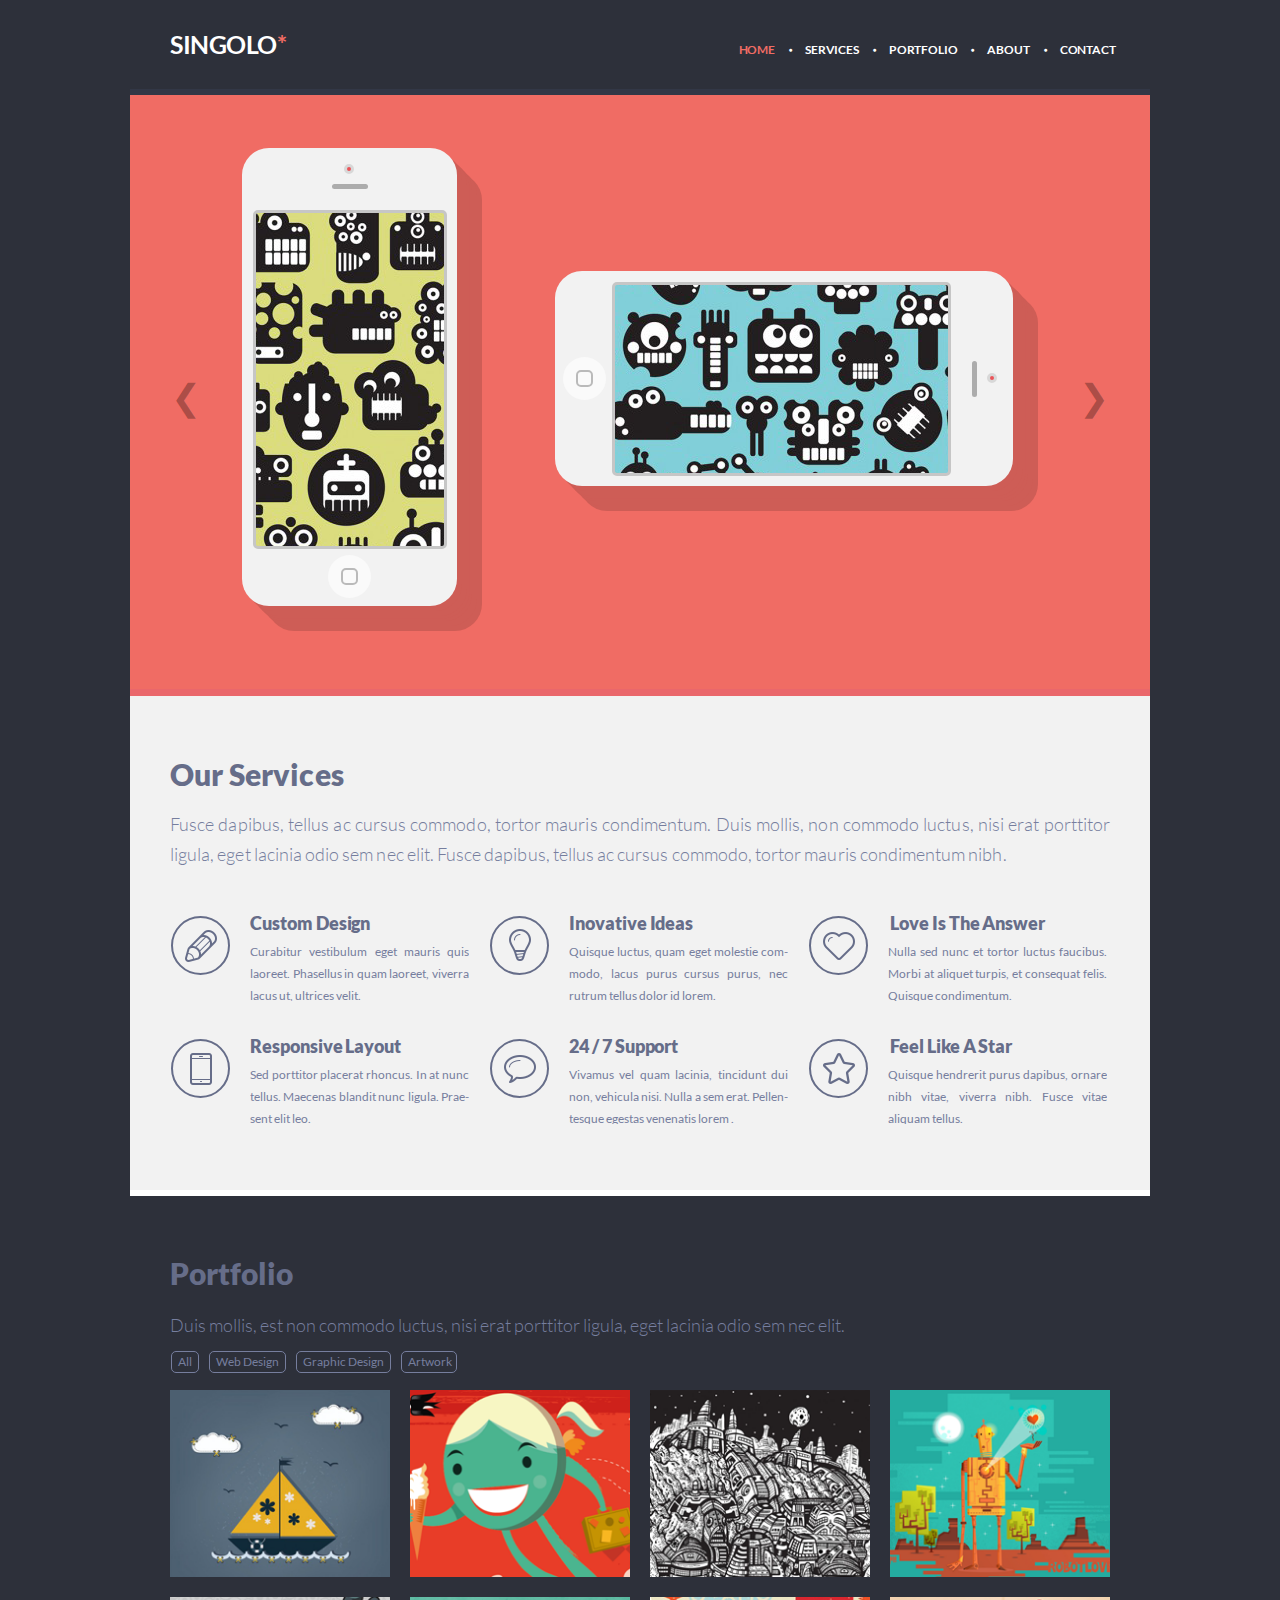
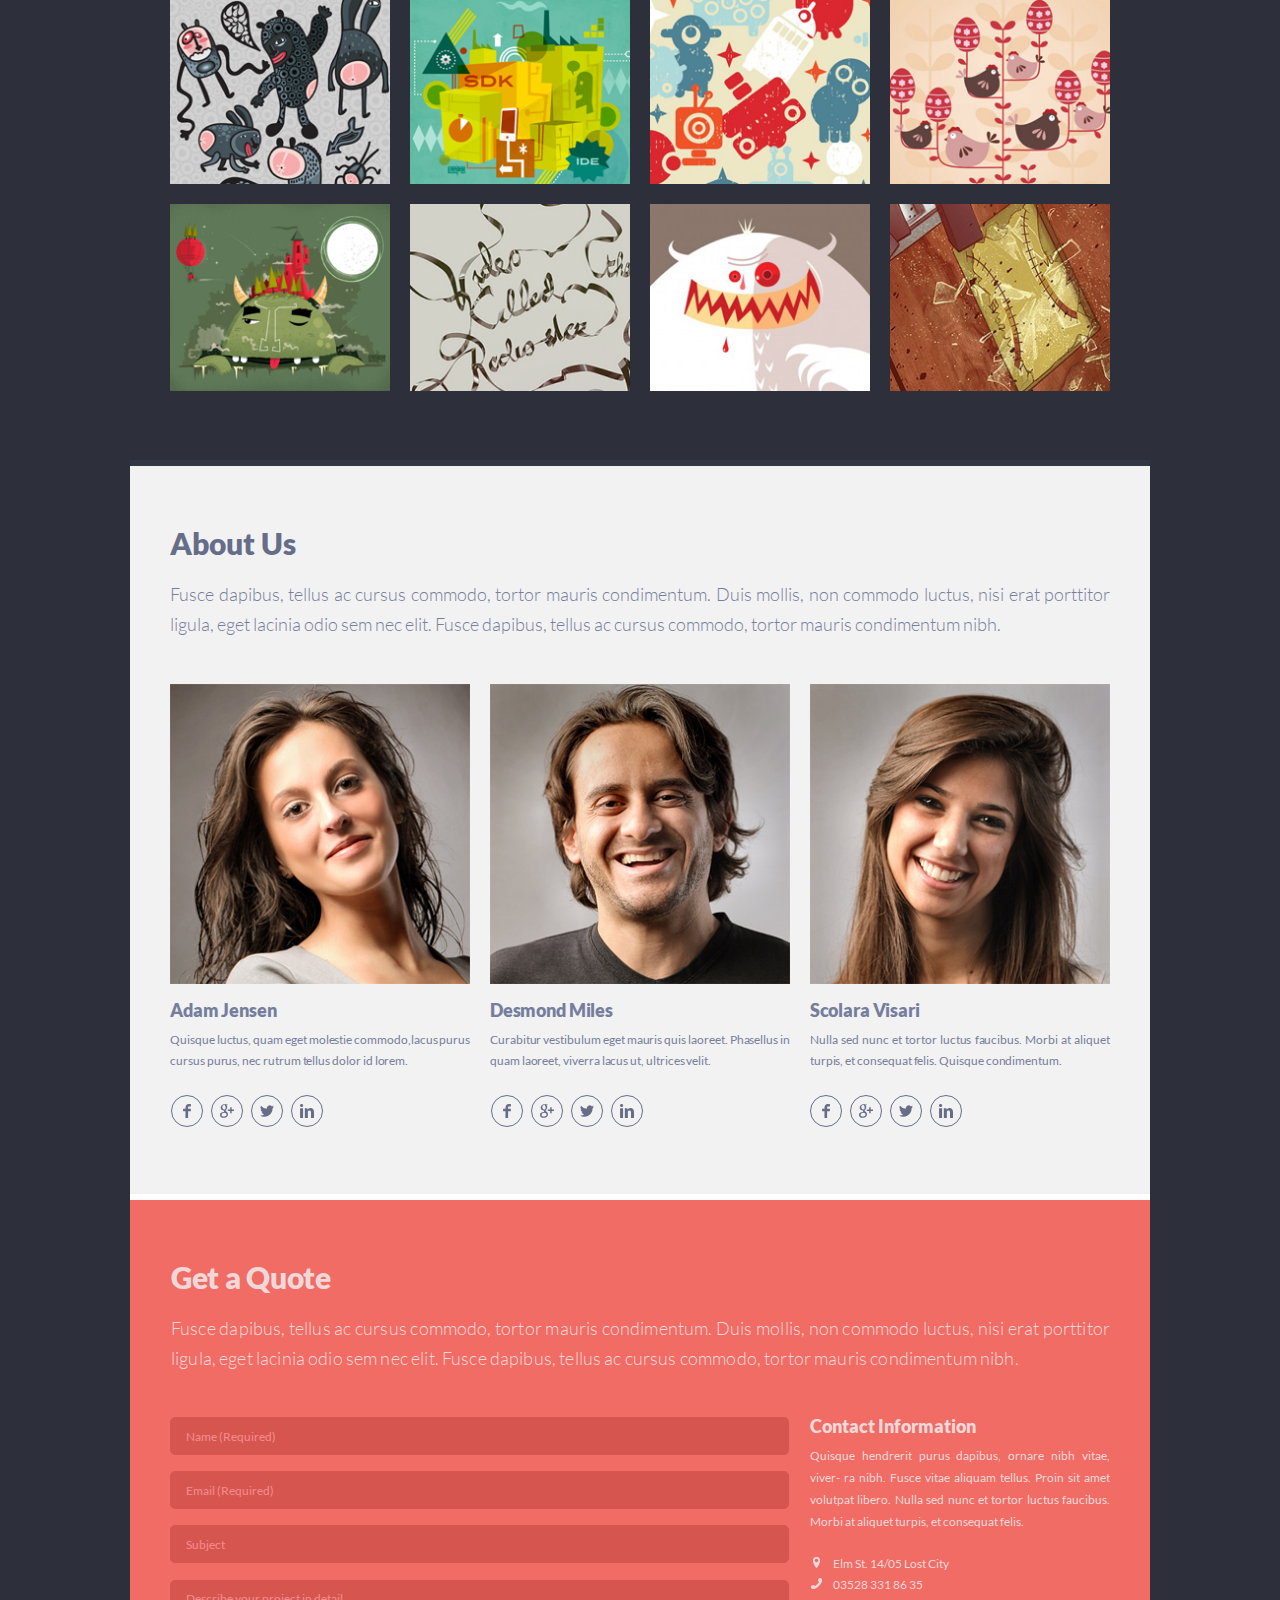
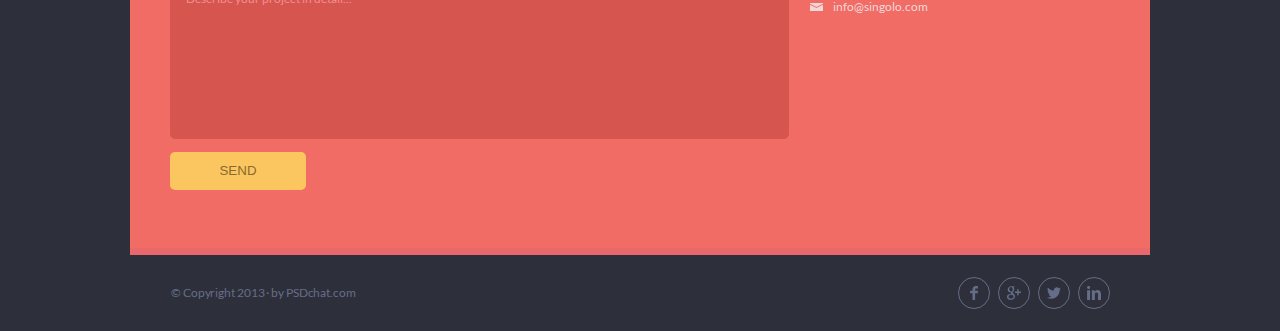
<file: index.html>
<!DOCTYPE html>
<html lang="en">
   <head>
    <meta charset="UTF-8">
    <meta name="viewport" content="width=device-width, initial-scale=1.0">
    <title>SINGOLO</title>
    <link rel="stylesheet" href="style.css">
    <link rel="stylesheet" href="fonts.css">
    
 </head>
 <body>
  
   <div id="wrapper">
   <header >  
      <h1 class="logo" id="logo">SINGOLO<span>*</span></h1>
      <nav>
        <div class="hamburger-menu">
          <input id="menu__toggle" type="checkbox" />
          <label class="menu__btn" for="menu__toggle">
            <span></span>
          </label>   
          <ul class="menu" id="menu">
              <li><a class="scroll-to active"  href="#home">HOME</a></li>
              <li><a class="scroll-to" href="#services">SERVICES</a></li>
              <li><a class="scroll-to" href="#portfolio">PORTFOLIO</a></li>
              <li><a class="scroll-to" href="#about">ABOUT</a></li>
              <li><a class="scroll-to" href="#contact">CONTACT</a></li>
          </ul>
        </div>
      </nav>
    
   </header>
   <div id="menu-block" class="hidden"></div>
   <section id="home" >
            <div class="carousel">
               <div class="slider"  >
                <div class="item active-slide">
                  <div class="container-phone">
                  <div class="iphone-ver" >
                    <div class="camera"></div>
                    <div class="speaker"></div>
                    <div class="screen" id="screen"></div>
                    <div class="button" id="phone"><div></div></div>
                  </div>
                  <div class="iphone-hor" >
                    <div class="camera"></div>
                    <div class="speaker"></div>
                    <div class="screen" id="screen1"></div>
                    <div class="button" id="phone1"><div></div></div>
                  </div>
                </div> 
                </div>
                <div class="item">
                    <img src="assets/image/slide2.jpg" alt="Второй слайд">
                </div>
                <div class="control left">
                  <div class="arrow left">&#10094;</div>
                </div>
                <div class="control right">
                  <div class="arrow right">&#10095;</div>
                </div>
          </div>   
       
    </section>
    <section id="services">  
      <h2>Our Services</h2>
      <p>Fusce dapibus, tellus ac cursus commodo, tortor mauris condimentum. Duis mollis, non commodo luctus, nisi erat porttitor  ligula, eget lacinia odio sem nec elit. Fusce dapibus, tellus ac cursus commodo, tortor mauris condimentum nibh.</p>
        <div class="services-container">
          <div class="block pen">
              <div class="ellipse block1 "></div>
                <div class="block2">
                  <h3>Custom Design</h3>
                  <p>Curabitur vestibulum eget mauris quis laoreet. Phasellus in quam laoreet, viverra lacus ut, ultrices velit.</p>
                </div>     
          </div>
          <div class="block bulb">
              <div class="ellipse block1"></div>
                <div class="block2">
                    <h3>Inovative Ideas</h3>
                    <p>Quisque luctus, quam eget molestie com-
                      modo, lacus purus cursus purus, nec rutrum tellus dolor id lorem.</p>
                </div>
          </div>
          <div class="block heart">
              <div class="ellipse block1"></div>
                <div class="block2">
                     <h3>Love Is The Answer</h3>
                    <p>Nulla sed nunc et tortor luctus faucibus. Morbi at aliquet turpis, et consequat felis. Quisque condimentum.</p>
                </div>
          </div>
          <div class="block phone">
              <div class="ellipse block1"></div>
                <div class="block2">
                    <h3>Responsive Layout</h3>
                    <p>Sed porttitor placerat rhoncus. In at nunc tellus. Maecenas blandit nunc ligula. Prae-
                      sent elit leo.</p>
                </div>
           </div>
            <div class="block bubble">
                <div class="ellipse block1"></div>
                    <div class="block2">
                        <h3>24 / 7 Support</h3>
                        <p>Vivamus vel quam lacinia, tincidunt dui non, vehicula nisi. Nulla a sem erat. Pellen-
                          tesque egestas venenatis lorem .</p>
                </div>
            </div>
            <div class="block star">
            <div class="ellipse block1"></div>
                <div class="block2">
                    <h3>Feel Like A Star</h3>
                    <p>Quisque hendrerit purus dapibus, ornare nibh vitae, viverra nibh. Fusce vitae aliquam tellus.</p>
                </div>
            </div>
          </div>
    </section>
    <section id="portfolio">
    <h2>Portfolio</h2>
    <p>Duis mollis, est non commodo luctus, nisi erat porttitor ligula, eget lacinia odio sem nec elit.</p>
    <div class="nav-button" id="nav">
        <button class="btn">All</button>
        <button class="btn">Web Design</button>
        <button class="btn">Graphic Design</button>
        <button class="btn">Artwork</button>
    </div>
    <div class="gallery" id="gallery">
        <figure class="gallery__item gallery__item--1" id="gallery__item">
            <img src="assets/image/1.png" class="gallery__img img1" alt="Image 1">
          </figure>
          <figure class="gallery__item gallery__item--2">
            <img src="assets/image/2.png" class="gallery__img img2" alt="Image 2">
          </figure>
          <figure class="gallery__item gallery__item--3">
            <img src="assets/image/3.png" class="gallery__img" alt="Image 3">
          </figure>
          <figure class="gallery__item gallery__item--4">
            <img src="assets/image/4.png" class="gallery__img" alt="Image 4">
          </figure>
          <figure class="gallery__item gallery__item--5">
            <img src="assets/image/5.png" class="gallery__img" alt="Image 5">
          </figure>
          <figure class="gallery__item gallery__item--6">
            <img src="assets/image/6.png" class="gallery__img" alt="Image 6">
          </figure>
          <figure class="gallery__item gallery__item--7">
            <img src="assets/image/7.png" class="gallery__img" alt="Image 7">
          </figure>
          <figure class="gallery__item gallery__item--8">
            <img src="assets/image/8.png" class="gallery__img" alt="Image 8">
          </figure>
          <figure class="gallery__item gallery__item--9">
            <img src="assets/image/9.png" class="gallery__img" alt="Image 9">
          </figure>
          <figure class="gallery__item gallery__item--10">
            <img src="assets/image/10.png" class="gallery__img" alt="Image 10">
          </figure>
          <figure class="gallery__item gallery__item--11">
            <img src="assets/image/11.png" class="gallery__img" alt="Image 11">
          </figure>
          <figure class="gallery__item gallery__item--12">
            <img src="assets/image/12.png" class="gallery__img" alt="Image 12">
          </figure>
         
    </div>
    
    </section>
    <section id="about">
    <h2>About Us</h2>
    <p>Fusce dapibus, tellus ac cursus commodo, tortor mauris condimentum. Duis mollis, non commodo luctus, nisi erat porttitor ligula, eget lacinia odio sem nec elit. Fusce dapibus, tellus ac cursus commodo, tortor mauris condimentum nibh.</p>
        <div class="staff">
            <div class="staff__item staff__1st">
              <figure  class="photo"><img src="assets/image/staff1.png" width="100%" height="100%" alt="photo1"> </figure>
                <h3>Adam Jensen</h3>
                <p>Quisque luctus, quam eget molestie commodo,lacus purus
                   cursus purus, nec rutrum tellus dolor id lorem.</p>
                   <div class="social">
                      <div class="icon facebook">
                        <object type="image/svg+xml" data="assets/image/facebook.svg" class="svg">
                      </object>
                    </div>
                      <div class="icon google">
                        <object type="image/svg+xml" data="assets/image/google.svg" class="svg">
                      </object>
                    </div>
                      <div class="icon twitter">
                        <object type="image/svg+xml" data="assets/image/twitter.svg" class="svg">
                      </object>
                    </div>
                      <div class="icon linkedin">
                        <object type="image/svg+xml" data="assets/image/linkedin.svg" class="svg">
                      </object>
                    </div> 
                   </div>
            </div>
            <div class="staff__item staff__2nd">
              <figure  class="photo"><img src="assets/image/photo2.png"  width="100%" height="100%" alt="photo2"> </figure>
                <h3>Desmond Miles</h3>
                <p>Curabitur vestibulum eget mauris quis laoreet. Phasellus 
                   in quam laoreet, viverra lacus ut, ultrices velit.</p>
                   <div class="social">
                    <div class="icon facebook">
                      <object type="image/svg+xml" data="assets/image/facebook.svg" class="svg">
                    </object>
                  </div>
                    <div class="icon google">
                      <object type="image/svg+xml" data="assets/image/google.svg" class="svg">
                    </object>
                  </div>
                    <div class="icon twitter">
                      <object type="image/svg+xml" data="assets/image/twitter.svg" class="svg">
                    </object>
                  </div>
                    <div class="icon linkedin">
                      <object type="image/svg+xml" data="assets/image/linkedin.svg" class="svg">
                    </object>
                  </div> 
                 </div>
            </div>
            <div class="staff__item staff__3rd">
              <figure  class="photo"><img src="assets/image/photo3.png"   width="100%" height="100%" alt="photo3"> </figure>
                <h3>Scolara Visari </h3>
                <p>Nulla sed nunc et tortor luctus faucibus. Morbi at aliquet
                   turpis, et consequat felis. Quisque condimentum.</p>
                   <div class="social">
                    <div class="icon facebook">
                      <object type="image/svg+xml" data="assets/image/facebook.svg" class="svg">
                    </object>
                  </div>
                    <div class="icon google">
                      <object type="image/svg+xml" data="assets/image/google.svg" class="svg">
                    </object>
                  </div>
                    <div class="icon twitter">
                      <object type="image/svg+xml" data="assets/image/twitter.svg" class="svg">
                    </object>
                  </div>
                    <div class="icon linkedin">
                      <object type="image/svg+xml" data="assets/image/linkedin.svg" class="svg">
                    </object>
                 </div>
                 </div>
            </div>
        </div>
    </section>
    <section id='contact' class="get">
    <h2>Get a Quote</h2>
    <p>Fusce dapibus, tellus ac cursus commodo, tortor mauris condimentum. Duis mollis, non commodo luctus, nisi erat porttitor 
         ligula, eget lacinia odio sem nec elit. Fusce dapibus, tellus ac cursus commodo, tortor mauris condimentum nibh.</p>
         <div class="container_form_contact">
        <div class="container-form">
          <form class="" action="" method="get" target="_self" id="form">
            <input type="text" id="name" name="name" placeholder="Name (Required)" required autocomplete="off">
            <input type="email" id="Email" name="email" placeholder="Email (Required)"   required autocomplete="off"> 
            <input type="text" id="subject1" name="subject" placeholder="Subject" autocomplete="off">
            <textarea id="subject2" name="subject2" placeholder="Describe your project in detail..." style="height:202px" autocomplete="off"></textarea>
            <input type="submit"  value="SEND" id="btn">
         </form>
              <div id="message-block" class="hidden">
                  <div id="message" >
                    <h3>The letter was sent </h3>
                    <p id="topic">Subject: <span id="result1"></span></p>
                    <p id="not-topic" class="hidden">Without subject</p>
                    <p id="description">Description: <span id="result2"></span></p>
                    <p id="not-description" class="hidden">Without description</p>
                    <br>
                    <button id="close-button">OK</button>
                  </div>
              </div>
        </div>
        <div class="contact-info">
            <h3>Contact Information</h3>
            <p>Quisque hendrerit purus dapibus, ornare nibh vitae, viver-
                ra nibh. Fusce vitae aliquam tellus. Proin sit amet volutpat libero. Nulla sed nunc et tortor luctus faucibus. Morbi at aliquet turpis, et consequat felis. 
            </p>
            <a class='location' href="geo:">Elm St. 14/05 Lost City</a>
            <a class='phone1' href="tel:035283318635">03528 331 86 35 </a>
            <a class='email' href="mailto:info@singolo.com">info@singolo.com</a>    
        </div>
    </div>
   </section>
    <footer class="footer">
      <p class="copyright">&copy; Copyright 2013 &middot; by PSDchat.com</p>
      <div class="social">
        <div class="icon facebook">
          <object type="image/svg+xml" data="assets/image/facebook.svg" class="svg">
        </object>
        </div>
        <div class="icon google">
          <object type="image/svg+xml" data="assets/image/google.svg" class="svg">
        </object>
        </div>
        <div class="icon twitter">
          <object type="image/svg+xml" data="assets/image/twitter.svg" class="svg">
        </object>
        </div>
        <div class="icon linkedin">
          <object type="image/svg+xml" data="assets/image/linkedin.svg" class="svg">
        </object>
        </div>
      </div>
    </footer>
    
    </div>

    <script src="script.js"></script>
   </body>
 </html>
</file>
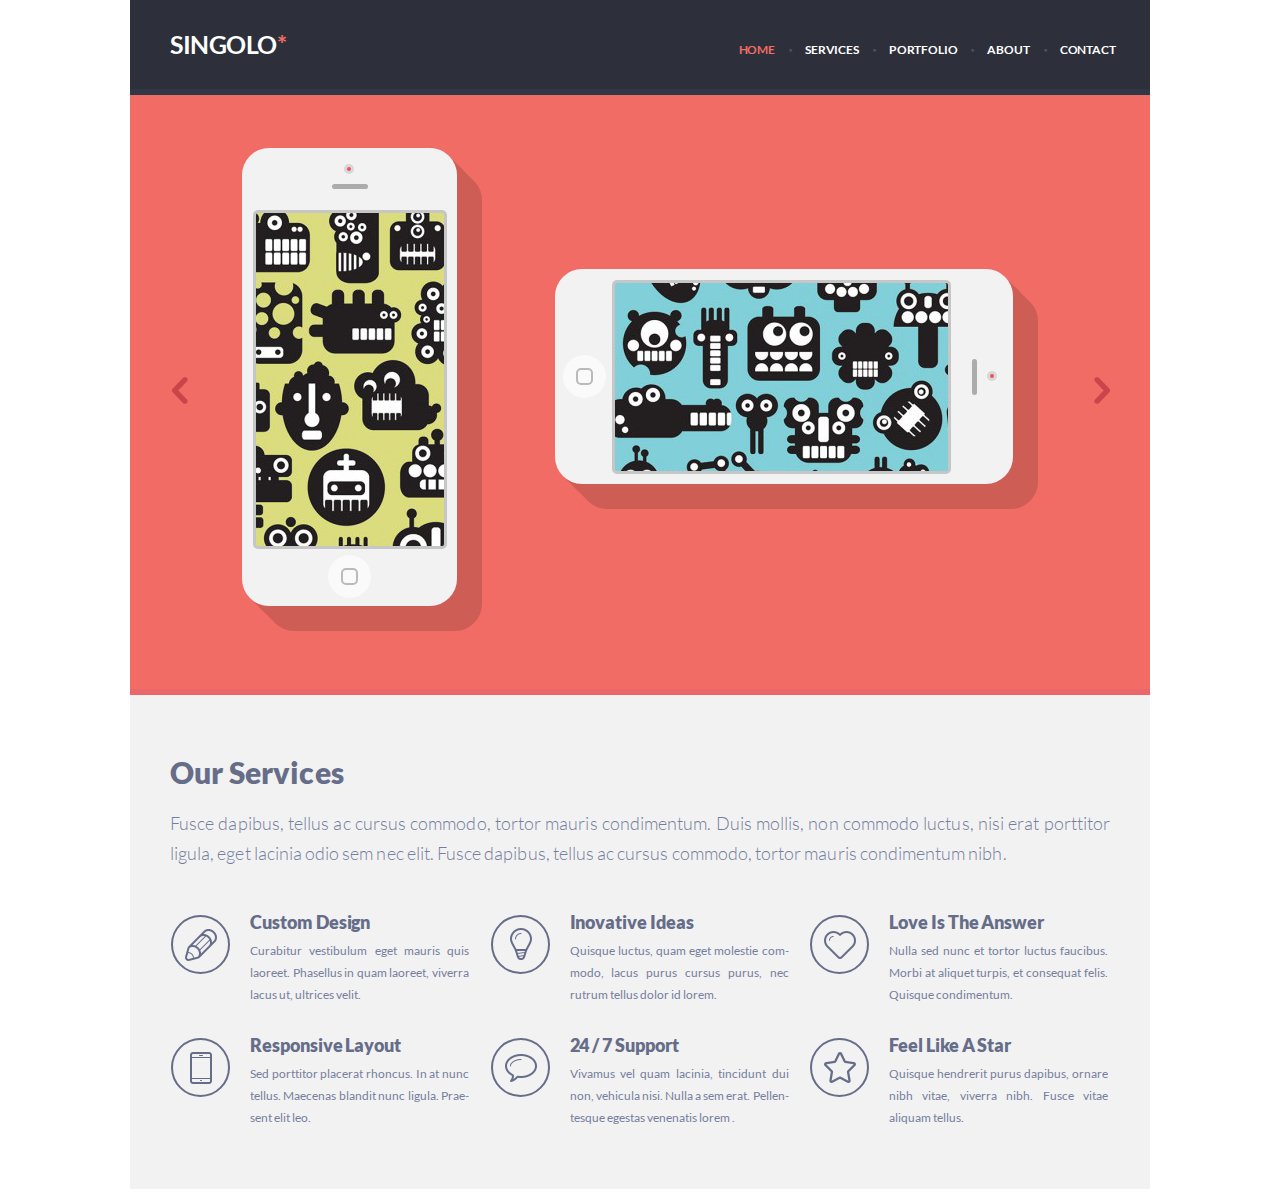
<file: singolo1.html>
<!DOCTYPE html>
<html lang="en">
<head>
    <meta charset="UTF-8">
    <meta name="viewport" content="width=device-width, initial-scale=1.0">
    <title>Document</title>
    <link rel="stylesheet" href="singolo1.css">
    <link rel="stylesheet" href="fonts.css">
</head>
<body>
<div id="wrapper">
  <header id="home">     
      <h1 class="logo">SINGOLO<span>*</span></h1>
      <nav>
          <ul class="menu">
              <li ><a class="home" href="#home">HOME</a></li>
              <li><a href="#services">SERVICES</a></li>
              <li><a href="#">PORTFOLIO</a></li>
              <li><a href="#">ABOUT</a></li>
              <li><a href="#">CONTACT</a></li>
          </ul>
      </nav>
  </header>

  <section class="slider">
    <div class="slider-container">
      <div class="chev-left"></div>
      <div class="chev-right"></div>
      <div class="iphone-ver">
            <div class="camera"></div>
            <div class="speaker"></div>
            <div class="screen"></div>
            <div class="button"><div></div></div>
      </div>
      <div class="iphone-hor">
            <div class="camera"></div>
            <div class="speaker"></div>
            <div class="screen"></div>
            <div class="button"><div></div></div>
      </div>
    </div>
  </section>
  <section id="services">  
      <h2>Our Services</h2>
      <p>Fusce dapibus, tellus ac cursus commodo, tortor mauris condimentum. Duis mollis, non commodo luctus, nisi erat porttitor  ligula, eget lacinia odio sem nec elit. Fusce dapibus, tellus ac cursus commodo, tortor mauris condimentum nibh.</p>
        <div class="services-container">
          <div class="block pen">
              <div class="ellipse block1 "></div>
                <div class="block2">
                  <h3>Custom Design</h3>
                  <p>Curabitur vestibulum eget mauris quis laoreet. Phasellus in quam laoreet, viverra lacus ut, ultrices velit.</p>
                </div>     
          </div>
          <div class="block bulb">
              <div class="ellipse block1"></div>
                <div class="block2">
                    <h3>Inovative Ideas</h3>
                    <p>Quisque luctus, quam eget molestie com-
                      modo, lacus purus cursus purus, nec rutrum tellus dolor id lorem.</p>
                </div>
          </div>
          <div class="block heart">
              <div class="ellipse block1"></div>
                <div class="block2">
                     <h3>Love Is The Answer</h3>
                    <p>Nulla sed nunc et tortor luctus faucibus. Morbi at aliquet turpis, et consequat felis. Quisque condimentum.</p>
                </div>
          </div>
          <div class="block phone">
              <div class="ellipse block1"></div>
                <div class="block2">
                    <h3>Responsive Layout</h3>
                    <p>Sed porttitor placerat rhoncus. In at nunc tellus. Maecenas blandit nunc ligula. Prae-
                      sent elit leo.</p>
                </div>
           </div>
            <div class="block bubble">
                <div class="ellipse block1"></div>
                    <div class="block2">
                        <h3>24 / 7 Support</h3>
                        <p>Vivamus vel quam lacinia, tincidunt dui non, vehicula nisi. Nulla a sem erat. Pellen-
                          tesque egestas venenatis lorem .</p>
                </div>
            </div>
            <div class="block star">
            <div class="ellipse block1"></div>
                <div class="block2">
                    <h3>Feel Like A Star</h3>
                    <p>Quisque hendrerit purus dapibus, ornare nibh vitae, viverra nibh. Fusce vitae aliquam tellus.</p>
                </div>
            </div>
          </div>
  </section>

</div>
</body>
</html>
</file>
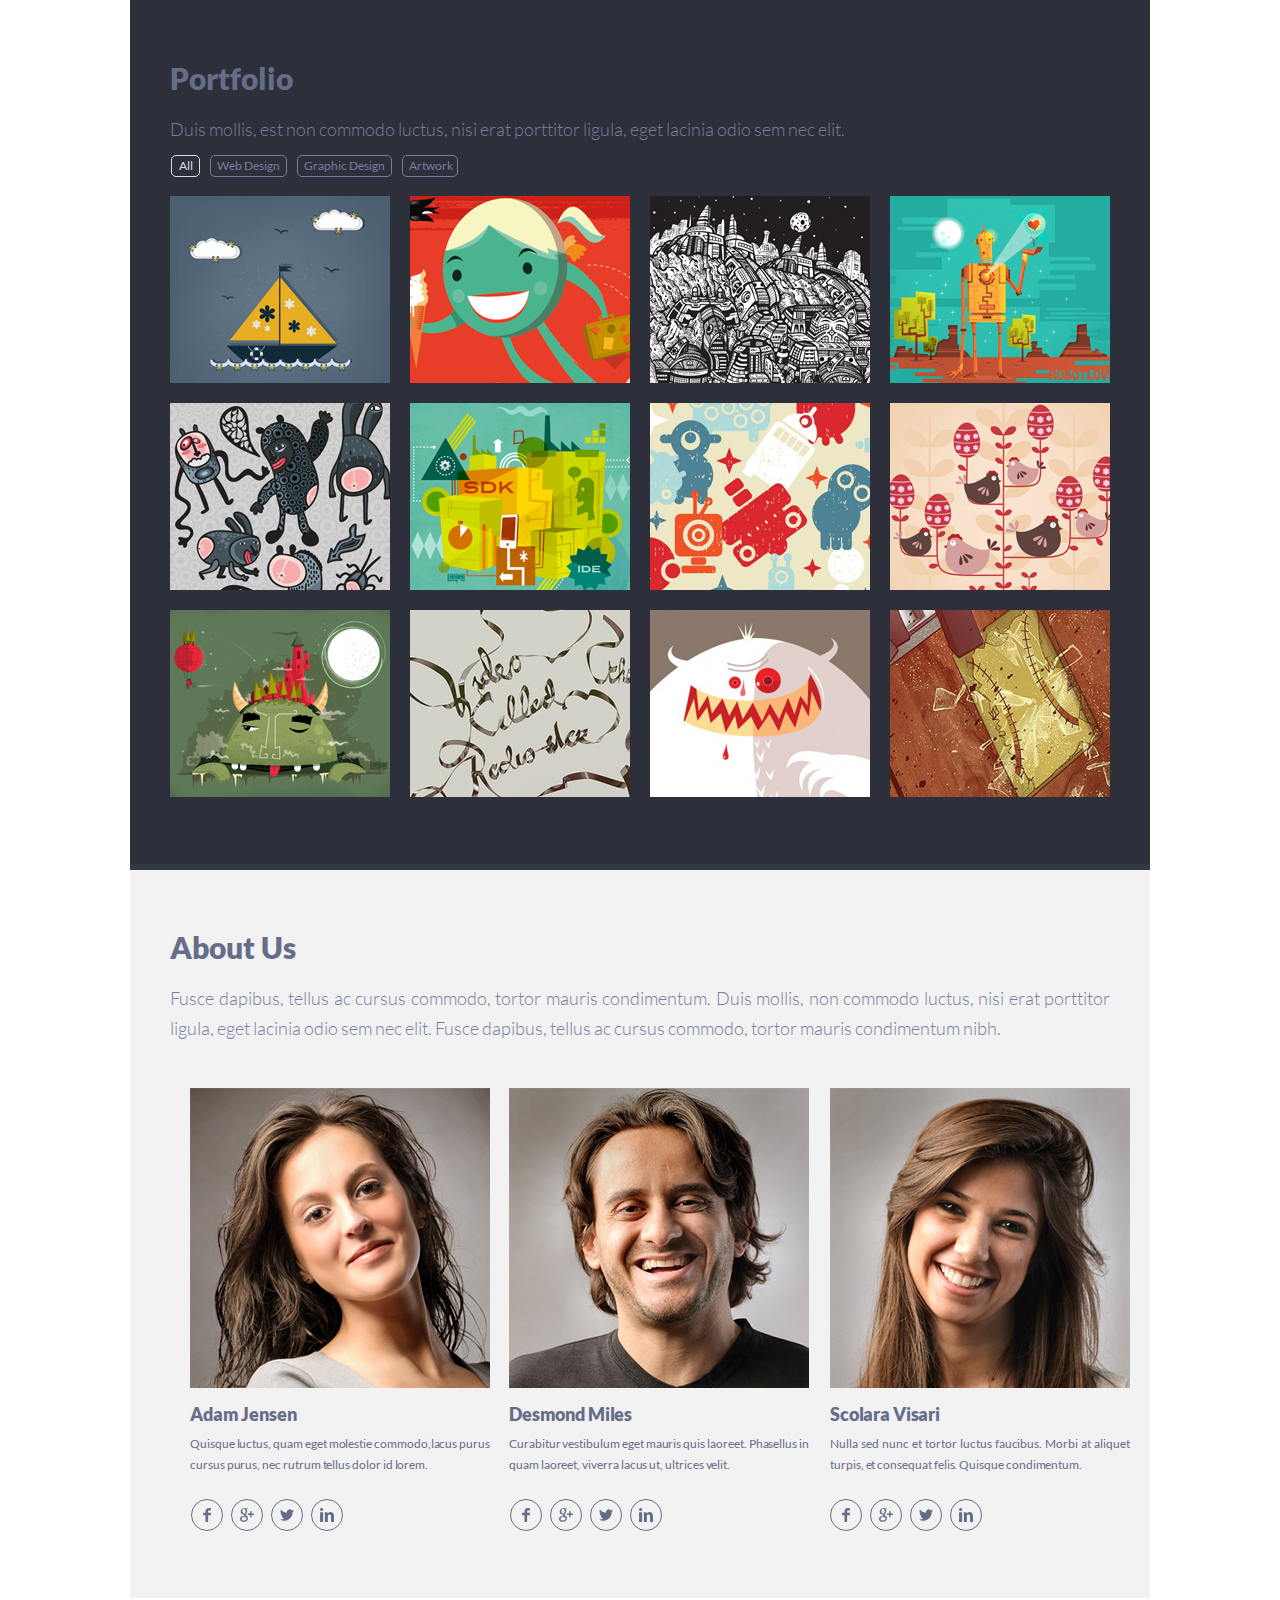
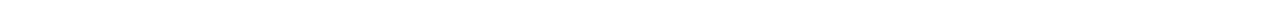
<file: singolo2.html>
<!DOCTYPE html>
<html lang="en">
<head>
    <meta charset="UTF-8">
    <meta name="viewport" content="width=device-width, initial-scale=1.0">
    <title>Document</title>
    <link rel="stylesheet" href="singolo2.css">
    <link rel="stylesheet" href="fonts.css">
</head>
<body>
    <div id="wrapper">
        <section id="portfolio">
            <h2>Portfolio</h2>
            <p>Duis mollis, est non commodo luctus, nisi erat porttitor ligula, eget lacinia odio sem nec elit.</p>
            <form class="nav-button">
                <button class="active">All</button>
                <button>Web Design</button>
                <button>Graphic Design</button>
                <button>Artwork</button>
            </form>
            <div class="gallery">
                <figure class="gallery__item gallery__item--1">
                    <img src="assets/image/1.png" class="gallery__img img1" alt="Image 1">
                  </figure>
                  <figure class="gallery__item gallery__item--2">
                    <img src="assets/image/2.png" class="gallery__img img2" alt="Image 2">
                  </figure>
                  <figure class="gallery__item gallery__item--3">
                    <img src="assets/image/3.png" class="gallery__img" alt="Image 3">
                  </figure>
                  <figure class="gallery__item gallery__item--4">
                    <img src="assets/image/4.png" class="gallery__img" alt="Image 4">
                  </figure>
                  <figure class="gallery__item gallery__item--5">
                    <img src="assets/image/5.png" class="gallery__img" alt="Image 5">
                  </figure>
                  <figure class="gallery__item gallery__item--6">
                    <img src="assets/image/6.png" class="gallery__img" alt="Image 6">
                  </figure>
                  <figure class="gallery__item gallery__item--7">
                    <img src="assets/image/7.png" class="gallery__img" alt="Image 7">
                  </figure>
                  <figure class="gallery__item gallery__item--8">
                    <img src="assets/image/8.png" class="gallery__img" alt="Image 8">
                  </figure>
                  <figure class="gallery__item gallery__item--9">
                    <img src="assets/image/9.png" class="gallery__img" alt="Image 9">
                  </figure>
                  <figure class="gallery__item gallery__item--10">
                    <img src="assets/image/10.png" class="gallery__img" alt="Image 10">
                  </figure>
                  <figure class="gallery__item gallery__item--11">
                    <img src="assets/image/11.png" class="gallery__img" alt="Image 11">
                  </figure>
                  <figure class="gallery__item gallery__item--12">
                    <img src="assets/image/12.png" class="gallery__img" alt="Image 12">
                  </figure>
                  <figure class="gallery__item gallery__item--13">
                    <img src="assets/image/12.png" class="gallery__img" alt="Image 13">
                  </figure>
            </div>
            
        </section>
        <section id="about">
            <h2>About Us</h2>
            <p>Fusce dapibus, tellus ac cursus commodo, tortor mauris condimentum. Duis mollis, non commodo luctus, nisi erat porttitor ligula, eget lacinia odio sem nec elit. Fusce dapibus, tellus ac cursus commodo, tortor mauris condimentum nibh.</p>
                <div class="staff">
                    <div class="staff__item staff__1st">
                      <figure  class="photo"><img src="assets/image/staff1.png" width="302" height="300" alt="photo1"> </figure>
                        <h3>Adam Jensen</h3>
                        <p>Quisque luctus, quam eget molestie commodo,lacus purus
                           cursus purus, nec rutrum tellus dolor id lorem.</p>
                           <div class="social">
                              <div class="icon facebook">
                                <object type="image/svg+xml" data="assets/image/facebook.svg" class="svg">
                              </object>
                            </div>
                              <div class="icon google">
                                <object type="image/svg+xml" data="assets/image/google.svg" class="svg">
                              </object>
                            </div>
                              <div class="icon twitter">
                                <object type="image/svg+xml" data="assets/image/twitter.svg" class="svg">
                              </object>
                            </div>
                              <div class="icon linkedin">
                                <object type="image/svg+xml" data="assets/image/linkedin.svg" class="svg">
                              </object>
                            </div>
                              
                            
                           </div>
                    </div>
                    <div class="staff__item staff__2nd">
                      <figure  class="photo"><img src="assets/image/photo2.png"  width="303" height="300" alt="photo2"> </figure>
                        <h3>Desmond Miles</h3>
                        <p>Curabitur vestibulum eget mauris quis laoreet. Phasellus 
                           in quam laoreet, viverra lacus ut, ultrices velit.</p>
                           <div class="social">
                            <div class="icon facebook">
                              <object type="image/svg+xml" data="assets/image/facebook.svg" class="svg">
                            </object>
                          </div>
                            <div class="icon google">
                              <object type="image/svg+xml" data="assets/image/google.svg" class="svg">
                            </object>
                          </div>
                            <div class="icon twitter">
                              <object type="image/svg+xml" data="assets/image/twitter.svg" class="svg">
                            </object>
                          </div>
                            <div class="icon linkedin">
                              <object type="image/svg+xml" data="assets/image/linkedin.svg" class="svg">
                            </object>
                          </div>
                            
                          
                         </div>
                    </div>
                    <div class="staff__item staff__3rd">
                      <figure  class="photo"><img src="assets/image/photo3.png"   width="303" height="300" alt="photo3"> </figure>
                        <h3>Scolara Visari </h3>
                        <p>Nulla sed nunc et tortor luctus faucibus. Morbi at aliquet
                           turpis, et consequat felis. Quisque condimentum.</p>
                           <div class="social">
                            <div class="icon facebook">
                              <object type="image/svg+xml" data="assets/image/facebook.svg" class="svg">
                            </object>
                          </div>
                            <div class="icon google">
                              <object type="image/svg+xml" data="assets/image/google.svg" class="svg">
                            </object>
                          </div>
                            <div class="icon twitter">
                              <object type="image/svg+xml" data="assets/image/twitter.svg" class="svg">
                            </object>
                          </div>
                            <div class="icon linkedin">
                              <object type="image/svg+xml" data="assets/image/linkedin.svg" class="svg">
                            </object>
                          </div>
                            
                          
                         </div>
                    </div>
                </div>
        </section>


    </div>
</body>
</html>
</file>
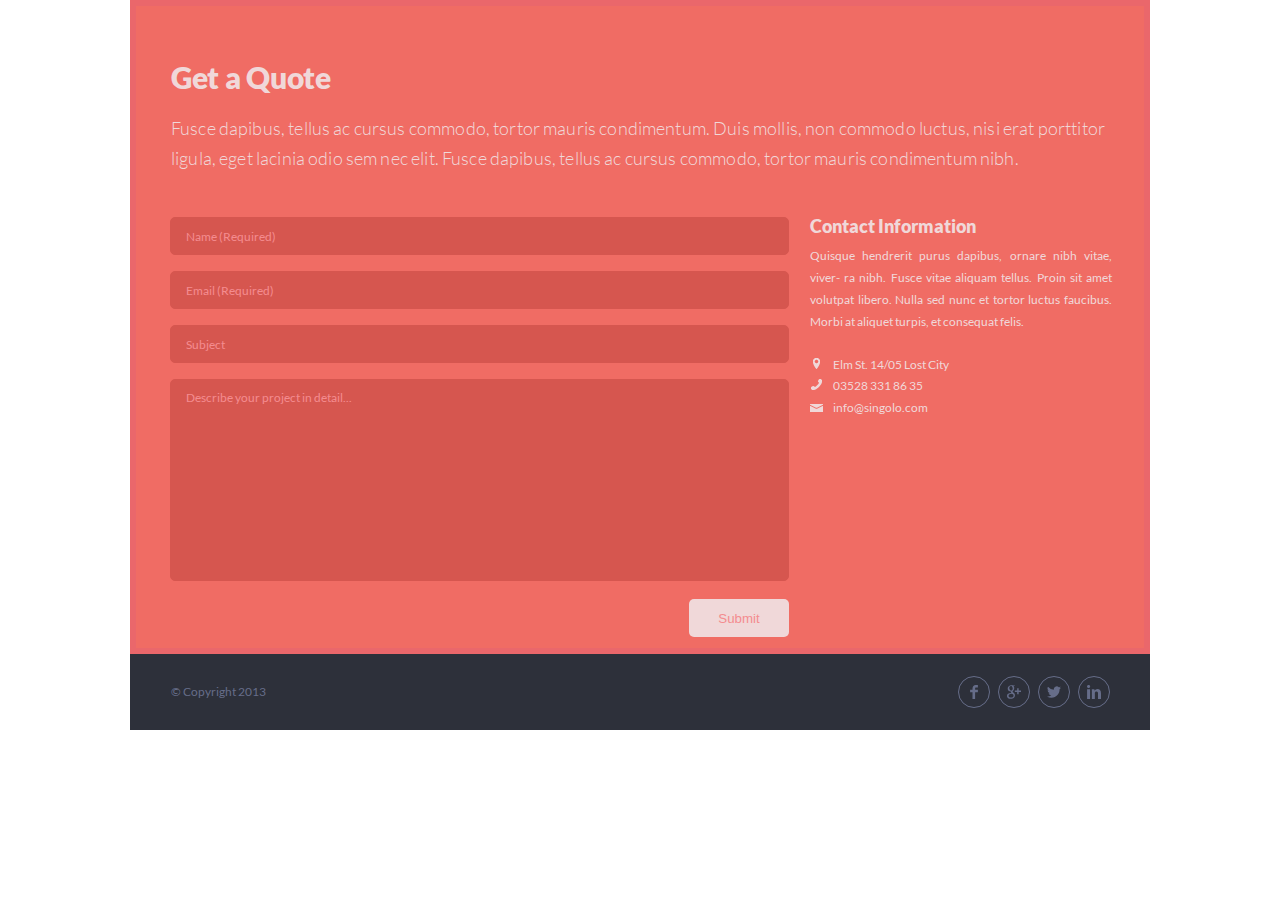
<file: singolo3.html>
<!DOCTYPE html>
<html lang="en">
   <head>
    <meta charset="UTF-8">
    <meta name="viewport" content="width=device-width, initial-scale=1.0">
    <title>singolo3</title>
    <link rel="stylesheet" href="singolo3.css">
    <link rel="stylesheet" href="fonts.css">
  </head>
   <body>
     <div id="wrapper">
         <section id='contact' class="get">
            <h2>Get a Quote</h2>
            <p>Fusce dapibus, tellus ac cursus commodo, tortor mauris condimentum. Duis mollis, non commodo luctus, nisi erat porttitor <br>
                 ligula, eget lacinia odio sem nec elit. Fusce dapibus, tellus ac cursus commodo, tortor mauris condimentum nibh.</p>
               <div class="container_form_contact">
                  <div class="container-form">
                    <form class="" action="https://www.w3schools.com/action_page.php" method="get" target="_self">
                      <input type="text" id="name" name="name" autocomplete="off" placeholder="Name (Required)" required>
                      <input type="text" id="Email" name="email" autocomplete="off" placeholder="Email (Required)"  pattern="[a-z0-9._%+-]+@[a-z0-9.-]+\.[a-z]{2,}$"  required > 
                      <input type="text" id="Subject" name="subject" placeholder="Subject" autocomplete="off">
                      <textarea id="subject" name="subject" autocomplete="off" placeholder="Describe your project in detail..." style="height:202px"></textarea>
                      <input type="submit" value="Submit">
                     </form>
                  </div>
                   <div class="contact-info">
                       <h3>Contact Information</h3>
                       <p>Quisque hendrerit purus dapibus, ornare nibh vitae, viver-
                        ra nibh. Fusce vitae aliquam tellus. Proin sit amet volutpat libero. Nulla sed nunc et tortor luctus faucibus. Morbi at aliquet turpis, et consequat felis. 
                        </p>
                        <a class='location' href="geo:">Elm St. 14/05 Lost City</a>
                        <a class='phone' href="tel:035283318635">03528 331 86 35 </a>
                        <a class='email' href="mailto:info@singolo.com">info@singolo.com</a>    
                    </div>
                </div>
        </section>
        <footer class="footer">
            <p class="copyright">&copy; Copyright 2013</p>
            <div class="social">
                <div class="icon facebook">
                   <object type="image/svg+xml" data="assets/image/facebook.svg" class="svg"></object>
                </div>
                <div class="icon google">
                  <object type="image/svg+xml" data="assets/image/google.svg" class="svg"></object>
                 </div>
                <div class="icon twitter">
                  <object type="image/svg+xml" data="assets/image/twitter.svg" class="svg"></object>
                 </div>
                <div class="icon linkedin">
                  <object type="image/svg+xml" data="assets/image/linkedin.svg" class="svg"></object>
                </div>
            </div>
         </footer>
    </div>
  </body>
</html>
</file>
<file: style.css>
*,
*::before,
*::after {
  box-sizing: border-box;
}

ul[class],
ol[class] {
  padding: 0;
}

body,
h1,
h2,
h3,
h4,
p,
ul[class],
ol[class],
li,
figure,
figcaption,
blockquote,
dl,
dd {
  margin: 0;
}
img {
    max-width: 100%;
    display: block;
  }

ul[class],
ol[class] {
  list-style:none;
}
html{
  scroll-behavior: smooth;
}

body {
  width: 100%;
  scroll-behavior: smooth;
  text-rendering: optimizeSpeed;
  line-height: 1.5; 
  background: #2D303A;
  
}
#wrapper{
  display: flex;
  flex-direction: column;
  max-width: 1020px;
  height: auto;
  margin:auto;
  background: #FFFFFF;
}
/*   HEADER   */
header{
  display: flex;
  align-items: center;
  width: 100%;
  
  
  height: 95px;
 
  background: #2D303A;
  border-bottom: 6px solid  #323746; 
  position: sticky; 
  top:0;
  z-index: 10000;
  }
 

.menu {
  width: 411.41px;
  height: 13px;
  font-family: 'Lato-Bold';
  font-size: 12px;
  line-height: 5px;
  letter-spacing: -0.15px;
  display: flex;
  flex-direction: row;  
  }
.menu li{
  margin: 0 15px;
  }
.menu li:before {
  content: "\2B24";
  color: #fff;
  font-size: 3px;
  position: relative;
  left: -16px;
  top: 6px;
  }
.menu li:first-child:before{
  content: '.' ;
  color:#2D303A;
  }
.menu li:first-child{
  margin-left: 0px;
  }
.menu li a{
  color:#fff;
  display: block;
  text-decoration: none;
  transition: all .5s;
      
  }

.logo{
  width: 115px;
 
  margin-left: 40px;
  font-family: 'Lato-Bold';
  font-weight: 100;
  font-size: 25px;
  line-height:7px;
  letter-spacing: -0.45px;
  display: flex;
  flex-direction: row;
  align-items: center;
  margin-right: auto;
  color: #FFFFFF;
  
  }
.logo:hover{
  cursor: pointer;
}
.logo>span{
  color: #F06C64;
}
 .active{
  color:#F06C64 !important;
}
nav a:hover{
  color:#F06C64;
  
}
#menu__toggle {
  opacity: 0;
  display: none;
}

/*  SLIDER  */

#home{
  width: 100%;
  height: auto;
  border-bottom: 0.588vw solid #ea676b;
  background: #f06c64;
  
  padding-top: 95px;
	margin-top: -95px;
	-webkit-background-clip: content-box;
  background-clip: content-box;
  text-align: center;
 
}

.slider{
  width: 100%;
  position: relative;
  height: auto;
  margin: auto;
  overflow: hidden;
  
}
.item {
  display: none;
  position: relative;
  animation: 0.5s ease-in-out;
  margin: 0 auto;
}
.active-slide,
.next {
  display: block;
}
.next {
  position: absolute;
  top: 0;
  width: 100%;
}

.left {
  left: 0;
  left: auto;
}

.right {
  right: 0;
  right: auto;
}
.arrow {
  display: inline-block;
  position: absolute;
  top: 51%;
  transform: translateY(-50%);
  font-size: 36px;
  cursor: pointer;
  color: rgba(0, 0, 0, 0.3);
}
.arrow:hover{
  color: black;
}

.arrow.right {
  right: 4%;
}
.arrow.left{
  left: 4%;
}
.item >img {
  object-fit: cover;
  width: 100%;
  
  max-height: 58.235vw;
  
}
.to-left {
  animation-name: left;
}

.from-right {
  animation-name: right;
}

.to-right {
  animation-name: right;
  animation-direction: reverse;
}

.from-left {
  animation-name: left;
  animation-direction: reverse;
}

@keyframes left {
  from {
    left: 0;
  }
  to {
    left: -100%;
  }
}

@keyframes right {
  from {
    left: 100%;
  }
  to {
    left: 0;
  }
}

.container-phone{
 width: 100%;
  height: 594px;
  display: flex;
  flex-direction: row;
  position: relative;
  background: #f06c64;
}

.iphone-ver{
  width: 215px;
  height: 458px;
  background-color:#f2f2f2 ;
  border-radius: 27px ;
  box-shadow:5px 5px  #ce5d56, 10px 10px  #ce5d56,12.5px 12.5px  #ce5d56,15px 15px  #ce5d56,20px 20px  #ce5d56, 25px 25px  #ce5d56 ;
  position: relative;
  margin-top: 53px;
  margin-left: 112px;
  

}
.iphone-ver>.camera{
  position: absolute;
  width: 10px;
  height: 10px;
  background-color: #ea5459;
  border:3px solid #d8d8d8;
  border-radius: 50%;
  left:102px;
  top: 16px;
}
.iphone-ver>.speaker{
  position: absolute;
  width: 36px ;
  height: 5px;
  background-color: #acacac;
  border-radius: 3px;
  top: 36px;
  left: 90px;
}
.iphone-ver>.screen{
  position: absolute;
  width: 194px;
  height: 339px;
  border: 3px solid #c6c6c6;
  border-radius: 5px;
  top: 62px;
  left: 11px;
  background:  url(assets/image/Layer\ 6@1X\ \(1\).png) no-repeat;
  transition: background .2s;
}
.screen-black{
  background: black !important;
}

.iphone-ver>.button{
  position: absolute;
  width: 43px;
  height: 43px;
  background-color:#fafafa ;
  border-radius: 50%;
  top: 407px;
  left: 86px;
}
.iphone-ver>.button>div{
  position: absolute;
  width: 17px;
  height: 17px;
  border: 2px solid #bababa;
  border-radius: 5px;
  top:13px;
  left: 13px;

}

       /* IPHONE HORIZONTAL  */

.iphone-hor{
  width: 458px;
  height: 215px;
  background-color:#f2f2f2 ;
  border-radius: 27px ;
  box-shadow:5px 5px  #ce5d56, 10px 10px  #ce5d56,12.5px 12.5px  #ce5d56,15px 15px  #ce5d56,20px 20px  #ce5d56, 25px 25px  #ce5d56 ;
  position: relative;
  margin: 0;
  margin-top: 176px;
  margin-left: 98px;
}
.iphone-hor>.camera{
  position: absolute;
  width: 10px;
  height: 10px;
  background-color: #ea5459;
  border:3px solid #d8d8d8;
  border-radius: 50%;
  left:432px;
  top: 102px;
}
.iphone-hor>.speaker{
  position: absolute;
  width: 5px ;
  height: 36px;
  background-color: #acacac;
  border-radius: 3px;
  top: 90px;
  left: 417px;
}
.iphone-hor>.screen{
  position: absolute;
  width: 339px;
  height: 194px;
  border: 3px solid #c6c6c6;
  border-radius: 5px;
  top: 11px;
  left: 57px;
  background:url(assets/image/Layer\ 5@1X.png) no-repeat ;
  transition: background  0.2s ease-out;
}

.iphone-hor>.button{
  position: absolute;
  width: 43px;
  height: 43px;
  background-color:#fafafa ;
  border-radius: 50%;
  top: 86px;
  left: 8px;
  }
  .iphone-ver>.button:hover,
  .iphone-hor>.button:hover{
    cursor: pointer;
  }
  .iphone-hor>.button>div{
    position: absolute;
    width: 17px;
    height: 17px;
    border: 2px solid #bababa;
    border-radius: 5px;
    top:13px;
    left: 13px;
  }

/* SERVICE */

#services{
  display: flex;
  flex-direction: column;
  width: 100%;
  height: auto;
  background: #F2F2F2;
  border-bottom:6px solid #FFFFFF;
  padding-top: 95px;
	margin-top: -95px;
	-webkit-background-clip: content-box;
	background-clip: content-box;
}

#services>h2{

  height: 23px;
  letter-spacing: 0.0555px;
  font-family: 'Lato-black';
  font-weight: 100;
  font-size: 30px;
  line-height: 18px;
  margin-left: 40px;
  margin-top: 6.8%;
  color: #666D89;
}
#services>p{
  max-width: 940px;
  
  letter-spacing: 0.05px;
  font-family: 'Lato-Light';
  font-size: 18px;
  line-height: 30px;
  text-align: justify;
  color: #767E9E;
  margin-left: 40px;
  margin-right: 40px;
  margin-top: 2%;
}

.services-container{
  max-width: 951px;
  height: auto;
  margin-left: 35px;
  margin-right: 35px;
  margin-top: 1.5%;
  margin-bottom: 60px;
  list-style: none; 
  display: flex;
  flex-flow: row wrap;
  justify-content:space-between;
}
.block{
  width: 300px;
  height: 87px;
  margin:6px;
  margin-top: 30px;
  color: #767E9E;
  display: flex;
  flex-direction:row;
  overflow: hidden;
  text-overflow: ellipsis;
}

.block2>h3{
  max-width: 200px;
  font-size: 18px;
  line-height: 18px;
  color: #666d89;
  font-family: "Lato-Black" !important;
  font-weight: 100;
  text-align: left;
  letter-spacing: -0.05px;
}
.block2>p{
  font-size: 12px;
  line-height: 22px;
  color: #767e9e;
  font-family: "Lato-Regular";
  font-weight: 100;
  text-align: justify;
  margin-top: 9px;
  letter-spacing: 0px;
  overflow: hidden;
  text-overflow: ellipsis; 
}
.ellipse{
  justify-content:center;
  align-items:center;
  width: 59px;
  height: 59px;
  border: 2px solid #666D89;
  border-radius: 50%;
  margin-top: 2px;
}

.pen>.ellipse{
  background: url(assets/image/pen@1X.png) no-repeat 12px 12px;
  
}
.bulb>.ellipse{
  background: url(assets/image/bulb@1X.png) no-repeat 17px 11px;
}
.heart>.ellipse{
  background: url(assets/image/heart@1X.png) no-repeat 12px 14px;
}
.phone>.ellipse{
  background: url(assets/image/phone@1X.png) no-repeat 17px 12px;
}
.bubble>.ellipse{
  background: url(assets/image/bubble@1X.png) no-repeat 12px 14px;
}
.star>.ellipse{
  background: url(assets/image/star@1X.png) no-repeat 12px 12px;
}
.heart h3,
.star h3{
  margin-left: 2px;
}
.block2{
  width: 219px;
  height: 40px;
  margin-left: 20px;
}
/* PORTFOLIO*/
#portfolio{
    width: 100%;
    height: auto;
    background-color: #2d303a;
    border-bottom: 6px solid #323746;
    padding-top: 95px;
	margin-top: -95px;
	-webkit-background-clip: content-box;
	background-clip: content-box;
   }
   #portfolio>h2{
       color: #666d89;
       font-size: 30px;
       line-height: 18px;
       font-family: "Lato-Black";
       font-weight: 200;
       text-align: left;
       margin-top: 68px;
       margin-left: 40px;
   }
   
   #portfolio>p{
       max-width: 940px;
       font-family: 'Lato-Light';
       font-size: 18px;
       margin-left: 40px;
       margin-right: 40px;
       margin-top: 28px;
       color:  #767e9e;
       text-align: justify;
       line-height: 30px;
   }
   
   
   .nav-button{
       display: flex;
       margin-left: 41px;
       margin-right: 40px;
       margin-top: 11px;
   }   
   .nav-button>button{
       font-family: 'Lato-Regular';
       font-size: 12px;
       color: #767e9e;
       border-radius: 5px;
       background-color: #2d303a;
       border:1px solid #767e9e;
       margin-right: 10px;
       padding-top: 1px;
       height: 22px;
       padding: 6px;
       padding-top: 2px;
       -webkit-transition-duration: 0.4s; /* Safari */
       transition-duration: 0.4s;
      
     
   }
   button::-moz-focus-inner { 
     padding: 0;
     border:0;
     }
   .nav-button button:last-child{
     padding-right: 4px;
   }
   .active1{
       color: #dedede !important;
       border: 1px solid #dedede !important;
    
   }
   .nav-button button:focus{
     color: #dedede !important;
     border: 1px solid #dedede !important;
     cursor: pointer;
     outline: none;
   }
   .nav-button button:hover{
       
       color: #dedede !important;
       border: 1px solid #dedede !important;
       cursor: pointer;
   }
   
   .gallery {
    max-width:950px;
    height: auto;
    margin-left: 35px;
    margin-right: 35px;
    margin-top: 12px;
    margin-bottom: 64px;
    display: grid;
    grid-template-columns: repeat(4 ,220px);
    grid-template-rows: repeat(3,  187px);
    justify-content: center;
    grid-gap: 20px ;
    overflow: hidden;
    padding: 5px;
     
   }
   .gallery__item:nth-child(n+13) {
    display: none;
   }
   
   .gallery__img {
       width: 100%;
       height: 100%;
       object-fit: cover;
       
       display: block;
       overflow: hidden;
       cursor: pointer;
   }
   
   
   .gallery__item--5>img,
   .gallery__item--1>img,
   .gallery__item--9>img
   {
     object-position:0px  ;
   }
   .active_img{
    outline: 5px solid #F06C64 ;
    z-index: 10000;
    
   }
   /* ABOUT */
   #about{
    width: 100%;
    height: auto;
    background-color: #f2f2f2;
    border-bottom: 6px solid #ffffff;
    color:  #767e9e;
    padding-top: 95px;
    margin-top: -95px;
    -webkit-background-clip: content-box;
    background-clip: content-box;

   }
   #about>h2{
       color: #666d89;
       font-size: 30px;
       line-height: 18px;
       font-family: "Lato-Black";
       font-weight: 200;
       text-align: left;
       margin-top: 68px;
       margin-left: 40px;
   }
   
   #about>p{
       max-width: 940px;
       font-family: 'Lato-Light';
       font-size: 18px;
       margin-left: 40px;
       margin-right: 40px;
       margin-top: 27px;
       color:  #767e9e;
       text-align: justify;
       line-height: 30px;
   }
   .staff{
     max-width: 940px;

     display: flex;
    
     margin-left: 40px;
     margin-right: 40px;
     margin-top: 45px;
     margin-bottom: 60px;
     flex-direction: row;
     justify-content:center;  
   }
   .staff__item{
    width: 31.93%;
     
    
   }
   .staff__item:first-child{
   margin-right: 2.1%;
   
   }
   .staff__item:last-child{
     margin-left:2.1%;
   }
   .photo{
     width: 100%;
     max-height: 300px;
   
   }
   .photo>img{
     object-fit: cover;
     object-position:0px -0.5px;
     
   }
   
   
   .staff h3{
    
     height: 18px;
     font-family: 'Lato-Black';
     font-weight: 100;
     font-size: 18px;
     line-height: 18px;
     margin-top: 17px;
     letter-spacing: -0.15px;
     overflow: hidden;
     text-overflow: ellipsis;
     white-space: nowrap;
   }
   .staff p{
     width:100%;
     font-family: 'Lato-Regular';
     font-weight: 100;
     font-size: 12px;
     line-height: 21px;
     margin-top: 10px;
     text-align: justify;
     letter-spacing: -0.06px;
   }
   .staff .social{
     margin-top: 24px;
     margin-left: 1px;
   }
   .staff__item:last-child .social{
     margin-left: 0;
   }
   .icon{
     width: 32px;
     height: 32px;
     border: 1px solid #666d89;
     border-radius: 50%;
     margin-right: 4px;
     
     display: inline-block;
     position: relative;
     transition: 0.3s;
   }
   
   .svg{
     width:47%;
     height:47%;
     position: absolute;
     top: 8px;
     left: 8px;
     transition: 0.3s;
   }
   
   .facebook:hover{
     border: 1px solid #3b5998;
     
     
   }
   
   .google:hover{
     border: 1px solid #db4a39;
     
    
   }
   .twitter:hover{
     border: 1px solid #00acee;
     
    
   }
   .linkedin:hover{
     border: 1px solid #0e76a8;
    
   }
   /* GET A QUOT  */
   .get{
    width: 100%;
    height: auto;
    background: #f06c64;
   color:#f0d8d9;
    border-bottom: 0.588vw solid #ea676b;
    padding-top: 95px;
    margin-top: -95px;
    -webkit-background-clip: content-box;
    background-clip: content-box;
}
.get>h2{
    color: #f0d8d9;
    font-size: 30px;
    line-height: 18px;
    font-family: "Lato-Black";
    font-weight: 400;
    text-align: left;
    margin-top: 6.7%;
    margin-left: 41px;
    letter-spacing: -0.3px;
   
}

.get>p{
    line-height: 30px ;
    
    
    font-family: 'Lato-Light';
    font-size: 18px;
    margin-left: 41px;
    margin-right: 40px;
    margin-top: 27px;
    letter-spacing: 0.15px;
    color:  #f0d8d9;
    text-align: justify;
}
.container_form_contact{

    display: flex;
    flex-direction: row;
    margin-top: 4.3%;
    margin-left: 40px;
    margin-right: 40px;
}
.container-form{
  width: 86%;
    max-width: 619px;
    margin-bottom: 5%    
    
}
input[type=text],
input[type=email],
textarea {
    width: 100%;
    height: 38px;
    border-radius: 5px;
    margin-bottom: 2.6%;
    font-family: 'Lato-Regular';
    font-size: 12px;
    background: #d6564f;
    
    color:#f0d8d9;
    padding: 1px 15px;
    outline:none;
    border: 1px solid #d6564f;
}
textarea{
  padding: 10px 15px;
  resize: none;
  height: 159px !important;
 
}
input::-webkit-input-placeholder,
textarea::-webkit-input-placeholder
{ color:#f48c8f 

}
input[type=submit]{
  width: 136px;
  height: 38px;
    border-radius: 5px;
    background: #FBC65F;
    border: none;
    color:#886A30;
    float: left;
    margin-top: -10px;
    margin-bottom: 11px;
    padding: 5px;
    transition: all .5s;
}
input[type=submit]:hover{
  background: #d6564f;
  border: 1px solid #FBC65F;
  color: #FBC65F;
  cursor: pointer;
}
input:focus,
textarea:focus{
  border: 1px solid #FBC65F;
  color: #FBC65F;
}
.contact-info{
    width: 302px;
    margin-left: 21px;
    font-family: "Lato-Regular";
    font-size: 12px;
    color: #f0d8d9;
    font-weight: 400;
}
.contact-info>h3{
    font-size: 18px;
    line-height: 18px;
    font-family: "Lato-Black";
    text-align: left;
    font-weight: 400;
    
    letter-spacing: 0px;
}
.contact-info>p{
line-height: 22px;
text-align: justify;
margin-top: 3.3%;
margin-bottom: 7.3%;
}

.email,
.phone1,
.location{
  display: block;
  text-decoration: none;
  color: #f0d8d9;
}
.phone1{
  margin-top: 3px !important;
}
.email{
  margin-top: 3px !important;
  line-height: 20px;
}
.email::before{ 
  content: url(assets/image/mail@1X.png) ;
 margin-right: 10px;
 margin-top: -2px;
}
.phone1::before{
  content: url(assets/image/phone@1X\ \(1\).png); 
  margin-right: 11px;
  margin-left:1px ;
}
.location::before{ 
    content: url(assets/image/location@1X.png); 
    margin-right: 13px;
    margin-left: 3px ;  
}
.footer{
    width: 100%;
    height: 76px;
    background: #2d303a;
    display: flex;
    justify-content: space-between;
}
.copyright{
  color:#666d89;
 margin-top: 29px;
 margin-left: 41px;
 font-family: "Lato-Regular";
    font-size: 12px;
    letter-spacing: -0.1px;
}

.social{
  margin-top: 22px;
  margin-right: 36px;
}
.icon{
  width: 32px;
  height: 32px;
  border: 1px solid #666d89;
  border-radius: 50%;
  margin-right: 4px;
  display: inline-block;
  position: relative;
}

.svg{
  width:45%;
  height:45%;
  position: absolute;
  top: 8px;
  left: 8px;
}
.facebook:hover {
  border: 1px solid #3b5998;
}

.google:hover{
  border: 1px solid #db4a39;
}
.twitter:hover{
  border: 1px solid #00acee;
}
.linkedin:hover{
  border: 1px solid #0e76a8;
}
#menu-block,
#message-block{
  position: fixed;
  width: 100%;
  height: 100vh;
 top: 0;
  left: 0;
  background: #0008;
  z-index: 1000;
}
#menu-block.hidden,
#message-block.hidden {
display: none;
}
#message{
  position: absolute;
  width: 300px;
  height: auto;
  top: 50%;  /* position the top  edge of the element at the middle of the parent */
  left: 50%; /* position the left edge of the element at the middle of the parent */

  transform: translate(-50%, -50%);
  border: px solid black;
  text-align: center;
  background: #2d303a;
  color:white;
  padding: 10px;
  overflow: hidden;
  text-overflow: ellipsis;
  font-family: "Lato-Regular";
  border-radius: 5px;
  -webkit-box-shadow: 0px 0px 5px 0px rgba(247,244,247,1);
  -moz-box-shadow: 0px 0px 5px 0px rgba(247,244,247,1);
  box-shadow: 0px 0px 5px 0px rgba(247,244,247,1);
}
.hidden{
  display: none;
}
#topic,
#description{
  width: 300px;
  height: 25px;
  white-space: nowrap; 
  overflow: hidden;
  text-overflow: ellipsis;
  
}
#message button{
  width: 50px;
  height: 25px;
    border-radius: 5px;
    background: whitesmoke;
    border: 1px solid whitesmoke;
    color:#2d303a;
    float: center;
    margin-top: -5px;
    padding: 5px;
    transition: all .5s;
}
#message button:hover{
  background: #2d303a;
  color:whitesmoke;
  border: 1px solid whitesmoke;
  cursor: pointer;
}
#message h3{
  font-weight: 400;
}

@media (min-width: 0px) and (max-width: 374px){
  .menu{
    display: none;
  }
  .nav-button{
    
    display: flex;
    margin-left:0px;
    
    margin-top: 12px;
}   
.nav-button>button{
  
    font-family: 'Lato-Regular';
    font-size: 9px;
    color: #767e9e;
    border-radius: 5px;
    background-color: #2d303a;
    border:1px solid #767e9e;
    margin-right: 10px;
   
    max-height: 18px;

    padding-top: 2px;
    -webkit-transition-duration: 0.4s; /* Safari */
    transition-duration: 0.4s;
   
  
}
header{
  border-bottom: none;
  max-height: 71px;
  position: sticky;
}
.menu{
  display: none;
}
.hamburger-menu{
  display:block;
}

#menu__toggle {
opacity: 0;

}

.menu__btn {
display: flex;
align-items: center;  
position: fixed;
top: 23px;
left: 19px;
width: 26px;
height: 26px;
cursor: pointer;
z-index: 1;
}

.menu__btn > span,
.menu__btn > span::before,
.menu__btn > span::after {
display: block;
position: absolute;
width: 100%;
height: 2px;
background-color: #fff;
}
.menu__btn > span::before {
content: '';
top: -8px;
}
.menu__btn > span::after {
content: '';
top: 8px;
}

#menu__toggle:checked ~ .menu__btn  {
transform: rotate(270deg);
}
#menu__toggle:checked ~ .menu {
visibility: visible;
left: 0;
}
.menu {
display: block;
position: fixed;
visibility: hidden;
margin-top: 30%;
top: 0;
left: -100%;
width: 278px;
height: 100%;
margin: 0;
padding:  0;
list-style: none;
text-align: left;
background-color:#2D303A;
box-shadow: 1px 0px 6px rgba(0, 0, 0, .2);
font-size: 24px;
line-height: 29px;
letter-spacing: -0.035em;
}
.menu li{

margin-bottom: 28px;
margin-left: 71px !important;
}
.menu li:nth-child(1){
margin-top:50%;
}
.menu li:before {
content: "";
}

.menu li:first-child:before{
content: '' ;

}


.menu__btn {
transition-duration: .5s;
}
.menu {
transition-duration: .5s;
}

.logo{
  margin-left: 39.5% ;
  height: auto;
  font-size: 19.6875px;
  z-index: 1000;
  
 
}
.logo-burger{
  margin-left: 71px !important;
 
}
#home,
#contact,
#portfolio,
#services,
#about{
  border-bottom: none;
  padding-top: 65px;
margin-top: -65px;
-webkit-background-clip: content-box;
background-clip: content-box;
}

.container-phone{
  width: 100%;
  max-width: 1020px;
  height:58.235vw;
  display: flex;
  flex-direction: row;
  position: relative;
  background: #f06c64;
}

      /* IPHONE VERTICAL  */ 
      .iphone-ver{
        min-width: 50px;
        width: 21.078vw;
        
        height: 44.9vw;
        background-color:#f2f2f2 ;
        border-radius: 2.7vw ;
        box-shadow:0.5vw 0.5vw  #ce5d56, 1.5vw 1.5vw  #ce5d56,2vw 2vw  #ce5d56, 2.5vw 2.5vw  #ce5d56 ;
        position: relative;
        margin-top: 5.27vw;
        margin-left: 10.999vw;
        
      
      }
      .iphone-ver>.camera{
        position: absolute;
        width:1vw;
        height: 1vw;
        background-color: #ea5459;
        border:0.2vw solid #d8d8d8;
        border-radius: 50%;
        left:48%;
        top: 4%;
      }
      .iphone-ver>.speaker{
        position: absolute;
        width: 3.5vw;
        height: 0.5vw;
        background-color: #acacac;
        border-radius: 3px;
        top: 8%;
        left: 42%;
      }
      .iphone-ver>.screen{
        position: absolute;
        width: 90%;
        height: 74%;
        border: 0.2vw solid #c6c6c6;
        border-radius: 5px;
        top: 13.8%;
        left: 5%;
        background:  url(assets/image/Layer\ 6@1X\ \(1\).png) no-repeat ;
        background-size: cover;
        transition: background .2s;
      }
      .screen-black{
        background: black !important;
      }
      
      .iphone-ver>.button{
        position: absolute;
        width: 4vw;
        height:4vw;
        background-color:#fafafa ;
        border-radius: 50%;
        top: 89%;
        left: 40%;
      }
      .iphone-ver>.button>div{
        position: absolute;
        width: 40%;
        height: 40%;
        border:0.196vw solid #bababa;
        border-radius: 20%;
        top:30%;
        left: 32%;
      
      }
      
             /* IPHONE HORIZONTAL  */
      
      .iphone-hor{
        width: 44.902vw;
        height: 21.078vw;
        background-color:#f2f2f2 ;
        border-radius: 2.7vw ;
        box-shadow:0.5vw 0.5vw  #ce5d56, 1.5vw 1.5vw  #ce5d56,2vw 2vw  #ce5d56, 2.5vw 2.5vw  #ce5d56 ;
        position: relative;
        margin: 0;
        margin-top: 17.3vw;
        margin-left: 9.5vw;
      }
      .iphone-hor>.camera{
        position: absolute;
        width: 0.980vw;
        height: 0.980vw;
        background-color: #ea5459;
        border:0.294vw solid #d8d8d8;
        border-radius: 50%;
        left:  94%;
        top: 48%;
      }
      .iphone-hor>.speaker{
        position: absolute;
        width: 0.490vw ;
        height: 3.529vw;
        background-color: #acacac;
        border-radius: 3px;
        top:42%;
        left: 91%;
      }
      .iphone-hor>.screen{
        position: absolute;
        width: 74%;
        height: 90%;
        border: 0.294vw solid #c6c6c6;
        border-radius: 5px;
        top:5%;
        left: 12.5%;
        background:url(assets/image/Layer\ 5@1X.png) no-repeat ;
        background-size: cover;
        transition: background  0.2s ease-out;
      }
      
      .iphone-hor>.button{
        position: absolute;
        width: 4vw;
        height:4vw;
        background-color:#fafafa ;
        border-radius: 50%;
        top: 40.5%;
        left: 2%;
        }
        .iphone-ver>.button:hover,
        .iphone-hor>.button:hover{
          cursor: pointer;
        }
        .iphone-hor>.button>div{
          position: absolute;
          width: 40%;
          height: 40%;
          border:0.196vw solid #bababa;
          border-radius: 20%;
          top:30%;
        left: 30%;
        }
        .item >img {
          object-fit: cover;
          width: 100%;
          
          height: 58.235vw;
          
        }

        .arrow.right {
          right: 2.5%;
        }
        .arrow.left{
          left: 2.5%;
        }
.services-container{
  max-width: 951px;
  height: auto;
  margin-left: 5%;
  margin-right: 8%;
  margin-top: 0%;
  margin-bottom: 8.2%;
  list-style: none; 
  display: flex;
  flex-flow: column;
  justify-content:space-between;
  align-items: center;
}
.block{
  width: 100%;
  margin-bottom: 0%;
}
.block:nth-child(1){
  margin-top: 27px;
}
.block:nth-child(2){
  margin-top: 31px;
}
.block:nth-child(3){
  margin-top: 33px;
}
.block:nth-child(4){
  margin-top: 33px;
}
.block:nth-child(5){
  margin-top: 33px;
}
.block:nth-child(6){
  margin-top: 33px;
}
.nav-button{
  
  margin-left: 8%;
  margin-top: 6%;
}   
.gallery {
  margin-left: 7%;
    margin-right: 7%;
    margin-top: 5.5%;
    margin-bottom: 10.5%;
  grid-template-columns: repeat(2, 1fr);
  grid-template-rows: repeat(4, 1fr);
  justify-content: center;
  grid-gap: 0.85em ;
  overflow: hidden;

}
.gallery__item:nth-child(n+9) {
  display: none;
 }
 .staff{
  width: 100%;
  display: flex;
  margin-left: 0;
  margin-right: 0;
  margin-top: 25px;
  
  flex-direction: column;
  align-items: center;
  
}
.staff__item,
.photo{
 width: 100%;
 max-width: 265px;
 height: auto;
  margin-bottom: 31px;
 
}

.staff__item>p{
  margin-top: 1%;
}
.staff__item .social{
  margin-top: 4%;
}
.staff__item:first-child{
  margin-right: 0;
  margin-bottom: 28px;
  
  }
  .staff__item:last-child{
    margin-left:0;
    margin-top: -4px;
    margin-bottom: 30px;
  }
  #portfolio>h2,
  #about>h2,
  .get>h2,
  #services>h2{
    margin-left: 8%;
    margin-right: 8%;
    
  }
  #services>h2{
    margin-top: 9.6%;
  }
  #services>p{
    margin-top: 6%;
    list-style: 0.9px;
  }
  #portfolio>h2{
    margin-top: 14%;
  }
  #about>h2{
    margin-top: 11%;
  }
  #contact>h2{
    margin-top: 14.2%;
  }
  .staff{
    margin-bottom: 10px;
  }
  .get>p,
  #services>p,
  #portfolio>p,
  #about>p{
   text-align: left;
   margin-left: 8%;
   margin-right: 9%;
   
  }
 
  .container_form_contact{

    display: flex;
    flex-direction: column;
    margin-top: 6.4%;
    margin-left: 8%;
    margin-right: 8%;
    margin-bottom: 30px;
}
.container-form{
  width: 100%;
  max-width: 100%;
  margin-bottom: 5%    
  
}
input[type =text],
input[type =email]
{
width: 100%;
margin-bottom: 3.6%;
}

input[type=submit]{
  width: 100%;
  height: 50px;
    border-radius: 5px;
   
    float: right;
    margin-top: 0;
    margin-bottom: 11px;
    padding: 5px;
    transition: all .5s;
}
.contact-info{
  margin: auto;
  width: 100%;
  margin-bottom: 13px;
}
.contact-info>h3{
  margin-top: 1.8%;
}
.contact-info>p{
  margin-top: 1%;
  margin-bottom: 3.5%;
}
.location,
.phone1,
.email{
  line-height: 21px;
}
.copyright{
  display: none;
}
.footer .social{
  margin: auto ;

}
#message{
  position: absolute;
  width: 300px;
  height: auto;
  top: 50%;  /* position the top  edge of the element at the middle of the parent */
  left: 50%; /* position the left edge of the element at the middle of the parent */

  transform: translate(-50%, -50%);
}
}


@media (min-width: 375px) and (max-width: 767px) {
  header{
    border-bottom: none;
    max-height: 71px;
    position: sticky;
  }
  .menu{
    display: none;
  }
  .hamburger-menu{
    display:block;
  }

#menu__toggle {
  opacity: 0;
  
}

.menu__btn {
  display: flex; 
  align-items: center; 
  position: fixed;
  top: 23px;
  left: 19px;
  width: 26px;
  height: 26px;
  cursor: pointer;
  z-index: 1;
}

.menu__btn > span,
.menu__btn > span::before,
.menu__btn > span::after {
  display: block;
  position: absolute;
  width: 100%;
  height: 2px;
  background-color: #fff;
}
.menu__btn > span::before {
  content: '';
  top: -8px;
}
.menu__btn > span::after {
  content: '';
  top: 8px;
}

#menu__toggle:checked ~ .menu__btn  {
  transform: rotate(270deg);
}
#menu__toggle:checked ~ .menu {
  visibility: visible;
  left: 0;
}
.menu {
  display: block;
  position: fixed;
  visibility: hidden;
  margin-top: 30%;
  top: 0;
  left: -100%;
  width: 278px;
  height: 100%;
  margin: 0 auto;
  padding:  0;
  list-style: none;
  text-align: left;
  background-color:#2D303A;
  box-shadow: 1px 0px 6px rgba(0, 0, 0, .2);
  font-size: 24px;
  line-height: 29px;
  letter-spacing: -0.035em;
}
.menu li{
  
  margin-bottom: 28px;
  margin-left: 71px !important;
}
.menu li:nth-child(1){
  margin-top:83.5%;
}
.menu li:before {
  content: "";
  }
 
.menu li:first-child:before{
  content: '' ;
  
  }

  
.menu__btn {
  transition-duration: .5s;
}
.menu {
  transition-duration: .5s;
}
 
  .logo{
    margin-left: 39.5% ;
    height: auto;
    font-size: 19.6875px;
    z-index: 1000;
    
   
  }
  .logo-burger{
    margin-left: 71px !important;
   
  }
  #home,
  #contact,
  #portfolio,
  #services,
  #about{
    border-bottom: none;
    padding-top: 65px;
	margin-top: -65px;
	-webkit-background-clip: content-box;
  background-clip: content-box;
  }

  .container-phone{
    width: 100%;
    max-width: 1020px;
    height:58.235vw;
    display: flex;
    flex-direction: row;
    position: relative;
    background: #f06c64;
  }

        /* IPHONE VERTICAL  */ 
        .iphone-ver{
          min-width: 50px;
          width: 21.078vw;
          
          height: 44.9vw;
          background-color:#f2f2f2 ;
          border-radius: 2.7vw ;
          box-shadow:0.5vw 0.5vw  #ce5d56, 1.5vw 1.5vw  #ce5d56,2vw 2vw  #ce5d56, 2.5vw 2.5vw  #ce5d56 ;
          position: relative;
          margin-top: 5.27vw;
          margin-left: 10.999vw;
          
        
        }
        .iphone-ver>.camera{
          position: absolute;
          width:1vw;
          height: 1vw;
          background-color: #ea5459;
          border:0.2vw solid #d8d8d8;
          border-radius: 50%;
          left:48%;
          top: 4%;
        }
        .iphone-ver>.speaker{
          position: absolute;
          width: 3.5vw;
          height: 0.5vw;
          background-color: #acacac;
          border-radius: 3px;
          top: 8%;
          left: 42%;
        }
        .iphone-ver>.screen{
          position: absolute;
          width: 90%;
          height: 74%;
          border: 0.2vw solid #c6c6c6;
          border-radius: 5px;
          top: 13.8%;
          left: 5%;
          background:  url(assets/image/Layer\ 6@1X\ \(1\).png) no-repeat ;
          background-size: cover;
          transition: background .2s;
        }
        .screen-black{
          background: black !important;
        }
        
        .iphone-ver>.button{
          position: absolute;
          width: 4vw;
          height:4vw;
          background-color:#fafafa ;
          border-radius: 50%;
          top: 89%;
          left: 40%;
        }
        .iphone-ver>.button>div{
          position: absolute;
          width: 40%;
          height: 40%;
          border:0.196vw solid #bababa;
          border-radius: 20%;
          top:30%;
          left: 32%;
        
        }
        
               /* IPHONE HORIZONTAL  */
        
        .iphone-hor{
          width: 44.902vw;
          height: 21.078vw;
          background-color:#f2f2f2 ;
          border-radius: 2.7vw ;
          box-shadow:0.5vw 0.5vw  #ce5d56, 1.5vw 1.5vw  #ce5d56,2vw 2vw  #ce5d56, 2.5vw 2.5vw  #ce5d56 ;
          position: relative;
          margin: 0;
          margin-top: 17.3vw;
          margin-left: 9.5vw;
        }
        .iphone-hor>.camera{
          position: absolute;
          width: 0.980vw;
          height: 0.980vw;
          background-color: #ea5459;
          border:0.294vw solid #d8d8d8;
          border-radius: 50%;
          left:  94%;
          top: 48%;
        }
        .iphone-hor>.speaker{
          position: absolute;
          width: 0.490vw ;
          height: 3.529vw;
          background-color: #acacac;
          border-radius: 3px;
          top:42%;
          left: 91%;
        }
        .iphone-hor>.screen{
          position: absolute;
          width: 74%;
          height: 90%;
          border: 0.294vw solid #c6c6c6;
          border-radius: 5px;
          top:5%;
          left: 12.5%;
          background:url(assets/image/Layer\ 5@1X.png) no-repeat ;
          background-size: cover;
          transition: background  0.2s ease-out;
        }
        
        .iphone-hor>.button{
          position: absolute;
          width: 4vw;
          height:4vw;
          background-color:#fafafa ;
          border-radius: 50%;
          top: 40.5%;
          left: 2%;
          }
          .iphone-ver>.button:hover,
          .iphone-hor>.button:hover{
            cursor: pointer;
          }
          .iphone-hor>.button>div{
            position: absolute;
            width: 40%;
            height: 40%;
            border:0.196vw solid #bababa;
            border-radius: 20%;
            top:30%;
          left: 30%;
          }
          .item >img {
            object-fit: cover;
            width: 100%;
            
            height: 58.235vw;
            
          }

          .arrow.right {
            right: 2.5%;
          }
          .arrow.left{
            left: 2.5%;
          }
  .services-container{
    max-width: 951px;
    height: auto;
    margin-left: 5%;
    margin-right: 8%;
    margin-top: 0%;
    margin-bottom: 8.2%;
    list-style: none; 
    display: flex;
    flex-flow: column;
    justify-content:space-between;
    align-items: center;
  }
  .block{
    width: auto;
    margin-bottom: 0%;
  }
  .block:nth-child(1){
    margin-top: 27px;
  }
  .block:nth-child(2){
    margin-top: 31px;
  }
  .block:nth-child(3){
    margin-top: 33px;
  }
  .block:nth-child(4){
    margin-top: 33px;
  }
  .block:nth-child(5){
    margin-top: 33px;
  }
  .block:nth-child(6){
    margin-top: 33px;
  }
  .nav-button{
    
    margin-left: 8%;
    
}   
  .gallery {
    margin-left: 7%;
      margin-right: 7%;
      margin-top: 5.2%;
      margin-bottom: 10.7%;
    grid-template-columns: repeat(2, 1fr);
    grid-template-rows: repeat(4, 1fr);
    justify-content: center;
    grid-gap: 0.85em ;
    overflow: hidden;

}
.gallery__item:nth-child(n+9) {
    display: none;
   }
   .staff{
    width: 100%;
    display: flex;
    margin-left: 0;
    margin-right: 0;
    margin-top: 25px;
    
    flex-direction: column;
    align-items: center;
    
  }
  .staff__item,
  .photo{
   width: 100%;
   max-width: 314px;
   height: auto;
    margin-bottom: 31px;
   
  }
  
  .staff__item>p{
    margin-top: 1%;
  }
  .staff__item .social{
    margin-top: 4%;
  }
  .staff__item:first-child{
    margin-right: 0;
    margin-bottom: 29px;
    
    }
    .staff__item:last-child{
      margin-left:0;
      margin-top: -3px;
      margin-bottom: 30px;
    }
    #portfolio>h2,
    #about>h2,
    .get>h2,
    #services>h2{
      margin-left: 8%;
      margin-right: 8%;
      
    }
    #services>h2{
      margin-top: 9.6%;
    }
    #services>p{
      margin-top: 6%;
      list-style: 0.9px;
    }
    #portfolio>h2{
      margin-top: 13.8%;
    }
    #portfolio>p{
      margin-bottom: 4%;
    }
    #about>h2{
      margin-top: 10.8%;
    }
    #contact>h2{
      margin-top: 14.2%;
    }
    .staff{
      margin-bottom: 10px;
    }
    .get>p,
    #services>p,
    #portfolio>p,
    #about>p{
     text-align: left;
     margin-left: 8%;
     margin-right: 9%;
     
    }
   
    .container_form_contact{

      display: flex;
      flex-direction: column;
      margin-top: 6.4%;
      margin-left: 8%;
      margin-right: 8%;
      margin-bottom: 30px;
  }
  .container-form{
    width: 100%;
    max-width: 100%;
    margin-bottom: 5%    
    
}
input[type =text],
input[type =email]
{
  width: 100%;
  margin-bottom: 3.6%;
}

  input[type=submit]{
    width: 100%;
    height: 50px;
      border-radius: 5px;
     
      float: right;
      margin-top: 0;
      margin-bottom: 11px;
      padding: 5px;
      transition: all .5s;
  }
  .contact-info{
    margin: auto;
    width: 100%;
    margin-bottom: 13px;
  }
  .contact-info>h3{
    margin-top: 1.8%;
  }
  .contact-info>p{
    margin-top: 1%;
    margin-bottom: 3.5%;
  }
  .location,
  .phone1,
  .email{
    line-height: 21px;
  }
  .copyright{
    display: none;
  }
  .footer .social{
    margin: auto ;
  
  }
  #message{
    position: absolute;
    width: 300px;
    height: auto;
    top: 50%;  /* position the top  edge of the element at the middle of the parent */
    left: 50%; /* position the left edge of the element at the middle of the parent */

    transform: translate(-50%, -50%);
  }
}
  @media (min-width: 768px) and (max-width: 1019px) {
    #wrapper{
      width: 100%;
      max-width: 1020px;
    }
header{
  position: sticky;
}
.menu {
  line-height: 4px;
}
.menu li:before {
  left: -18px;
  top: 4px;
  }
#services,
#about{
 border: none;

}
#home,
#contact,
#portfolio,
#services,
#about{
  
  padding-top: 90px;
margin-top: -90px;
-webkit-background-clip: content-box;
background-clip: content-box;
}
    .container-phone{
      width: 100%;
      
      height: 58.235vw;
      display: flex;
      flex-direction: row;
      position: relative;
      background: #f06c64;
    }

          /* IPHONE VERTICAL  */ 
          .iphone-ver{
            min-width: 162px;
            width: 21.078vw;
            
            height: 44.9vw;
            background-color:#f2f2f2 ;
            border-radius: 2.7vw ;
            box-shadow:0.5vw 0.5vw  #ce5d56, 1.5vw 1.5vw  #ce5d56,2vw 2vw  #ce5d56, 2.5vw 2.5vw  #ce5d56 ;
            position: relative;
            margin-top: 5.27vw;
            margin-left: 10.999vw;
            
          
          }
          .iphone-ver>.camera{
            position: absolute;
            width:1vw;
            height: 1vw;
            background-color: #ea5459;
            border:0.2vw solid #d8d8d8;
            border-radius: 50%;
            left:48%;
            top: 4%;
          }
          .iphone-ver>.speaker{
            position: absolute;
            width: 3.5vw;
            height: 0.5vw;
            background-color: #acacac;
            border-radius: 3px;
            top: 8%;
            left: 42%;
          }
          .iphone-ver>.screen{
            position: absolute;
            width: 90%;
            height: 74%;
            border: 0.2vw solid #c6c6c6;
            border-radius: 5px;
            top: 13.8%;
            left: 5%;
            background:  url(assets/image/Layer\ 6@1X\ \(1\).png) no-repeat ;
            background-size: cover;
            transition: background .2s;
          }
          .screen-black{
            background: black !important;
          }
          
          .iphone-ver>.button{
            position: absolute;
            width: 4vw;
            height:4vw;
            background-color:#fafafa ;
            border-radius: 50%;
            top: 89%;
            left: 40%;
          }
          .iphone-ver>.button>div{
            position: absolute;
            width: 40%;
            height: 40%;
            border:0.196vw solid #bababa;
            border-radius: 20%;
            top:30%;
            left: 32%;
          
          }
          
                 /* IPHONE HORIZONTAL  */
          
          .iphone-hor{
            width: 44.902vw;
            height: 21.078vw;
            background-color:#f2f2f2 ;
            border-radius: 2.7vw ;
            box-shadow:0.5vw 0.5vw  #ce5d56, 1.5vw 1.5vw  #ce5d56,2vw 2vw  #ce5d56, 2.5vw 2.5vw  #ce5d56 ;
            position: relative;
            margin: 0;
            margin-top: 17.3vw;
            margin-left: 9.5vw;
          }
          .iphone-hor>.camera{
            position: absolute;
            width: 0.980vw;
            height: 0.980vw;
            background-color: #ea5459;
            border:0.294vw solid #d8d8d8;
            border-radius: 50%;
            left:  94%;
            top: 48%;
          }
          .iphone-hor>.speaker{
            position: absolute;
            width: 0.490vw ;
            height: 3.529vw;
            background-color: #acacac;
            border-radius: 3px;
            top:42%;
            left: 91%;
          }
          .iphone-hor>.screen{
            position: absolute;
            width: 74%;
            height: 90%;
            border: 0.294vw solid #c6c6c6;
            border-radius: 5px;
            top:5%;
            left: 12.5%;
            background:url(assets/image/Layer\ 5@1X.png) no-repeat ;
            background-size: cover;
            transition: background  0.2s ease-out;
          }
          
          .iphone-hor>.button{
            position: absolute;
            width: 4vw;
            height:4vw;
            background-color:#fafafa ;
            border-radius: 50%;
            top: 40.5%;
            left: 2%;
            }
            .iphone-ver>.button:hover,
            .iphone-hor>.button:hover{
              cursor: pointer;
            }
            .iphone-hor>.button>div{
              position: absolute;
              width: 40%;
              height: 40%;
              border:0.196vw solid #bababa;
              border-radius: 20%;
              top:30%;
            left: 30%;
            }

            .arrow.right {
              right: 3.5%;
            }
            .arrow.left{
              left: 3.5%;
            }
          

    .services-container{
      margin-top: 4px;
    margin-bottom: 6.7%;    }
    #services>h2{
      margin-top:6.5%;
    }
    #services>p{
      margin-top:2.7%;
    }
    .block{
      flex-basis: 48%;
      margin-bottom:28px ;
    }
    #portfolio>p{
      text-align: left;
      margin-right: 50px;
      
    }
    .gallery {
      margin-top: 2.9%;
      margin-bottom: 7.9%;
      grid-template-columns: repeat(3, 1fr);
      grid-template-rows: repeat(4, 1fr);
  }
    
    #about>h2{
      margin-top: 8%;
    }
    .staff{
      margin-top: 4.9%;
      margin-bottom: 8.7%;

    }
    .staff__item>h3{
      margin-top: 5%;
    }
    .staff__item>p{
      margin-top: 2%;
    }
    .staff__item .social{
      margin-top: 6%;
    }
    #contact>h2{
      margin-top: 8.2%;
    }
    .container_form_contact{
      margin-top: 3.2%;
     
    }
    .contact-info{
      
      max-width: 302px;
      padding-left: 10px;
      
  }
  .contact-info>p{
    margin-top: 1.5%;
    margin-bottom: 5%;
  }
  input[type=submit]{
    margin-top: 0%;
    margin-bottom: 5px;
  }
  #message{
    position: absolute;
    width: 300px;
    height: auto;
    top: 50%;  /* position the top  edge of the element at the middle of the parent */
    left: 50%; /* position the left edge of the element at the middle of the parent */

    transform: translate(-50%, -50%);
  }
  }
  @media not all and (hover: hover) {
    nav a:hover{
      color:#fff;
      
    }
    
.arrow:hover{
  color:rgba(0, 0, 0, 0.3);
}
  }
</file>
<file: fonts.css>
@font-face {
    font-family: 'Lato-Regular';
    src: url('assets/fonts/Lato-Regular.eot');
    src: url('assets/fonts/Lato-Regular.eot?#iefix') format('embedded-opentype'),
         url('assets/fonts/Lato-Regular.svg#Lato-Regular') format('svg'),
         url('assets/fonts/Lato-Regular.ttf') format('truetype'),
         url('assets/fonts/Lato-Regular.woff') format('woff'),
         url('assets/fonts/Lato-Regular.woff2') format('woff2');
    font-weight: normal;
    font-style: normal;
  }
  
  @font-face {
    font-family: 'Lato-Light';
    src: url('Lato-Light.eot');
    src: url('assets/fonts/Lato-Light.eot?#iefix') format('embedded-opentype'),
         url('assets/fonts/Lato-Light.svg#Lato-Light') format('svg'),
         url('assets/fonts/Lato-Light.ttf') format('truetype'),
         url('assets/fonts/Lato-Light.woff') format('woff'),
         url('assets/fonts/Lato-Light.woff2') format('woff2');
    font-weight: normal;
    font-style: normal;
  }
  
  @font-face {
    font-family: 'Lato-Bold';
    src: url('assets/fonts/Lato-Bold.eot');
    src: url('assets/fonts/Lato-Bold.eot?#iefix') format('embedded-opentype'),
         url('assets/fonts/Lato-Bold.svg#Lato-Bold') format('svg'),
         url('assets/fonts/Lato-Bold.ttf') format('truetype'),
         url('assets/fonts/Lato-Bold.woff') format('woff'),
         url('assets/fonts/Lato-Bold.woff2') format('woff2');
    font-weight: normal;
    font-style: normal;
  }
  
  @font-face {
    font-family: 'Lato-Black';
    src: url('assets/fonts/Lato-Black.eot');
    src: url('assets/fonts/Lato-Black.eot?#iefix') format('embedded-opentype'),
         url('assets/fonts/Lato-Black.svg#Lato-Black') format('svg'),
         url('assets/fonts/Lato-Black.ttf') format('truetype'),
         url('assets/fonts/Lato-Black.woff') format('woff'),
         url('assets/fonts/Lato-Black.woff2') format('woff2');
    font-weight: normal;
    font-style: normal;
  }
  
  @font-face {
    font-family: 'Lato-Hairline';
    src: url('assets/fonts/Lato-Hairline.svg#Lato-Hairline') format('svg'),
         url('assets/fonts/Lato-Hairline.ttf') format('truetype'),
         url('assets/fonts/Lato-Hairline.woff') format('woff');
    font-weight: normal;
    font-style: normal;
  }
  
  @font-face {
    font-family: 'Lato-Thin';
    src: url('assets/fonts/Lato-Thin.eot');
    src: url('assets/fonts/Lato-Thin.eot?#iefix') format('embedded-opentype'),
         url('assets/fonts/Lato-Thin.woff2') format('woff2');
    font-weight: normal;
    font-style: normal;
  }
</file>
<file: singolo1.css>
*,
*::before,
*::after {
  box-sizing: border-box;
}

ul[class],
ol[class] {
  padding: 0;
}

body,
h1,
h2,
h3,
h4,
p,
ul[class],
ol[class],
li,
figure,
figcaption,
blockquote,
dl,
dd {
  margin: 0;
}
img {
    max-width: 100%;
    display: block;
  }

ul[class],
ol[class] {
  list-style:none;
}

body {
  width: 100%;
  scroll-behavior: smooth;
  text-rendering: optimizeSpeed;
  line-height: 1.5; 
}
#wrapper{
  display: flex;
  flex-direction: column;
  width: 1020px;
  height: 1195px;
  margin:auto;
  background: #FFFFFF;
}
/*   HEADER   */
header{
  display: flex;
  align-items: center;
  width: 1020px;
  height: 95px;
  background: #2D303A;
  border-bottom: 6px solid  #323746;  
  }
 

.menu {
  width: 411.41px;
  height: 12px;
  font-family: 'Lato-Bold';
  font-size: 12px;
  line-height: 5px;
  letter-spacing: -0.15px;
  display: flex;
  flex-direction: row;  
  }
.menu li{
  margin: 0 15px;
  }
.menu li:before {
  content: "\2B24";
  color: #494e62;
  font-size: 3px;
  position: relative;
  left: -16px;
  top: 6px;
  }
.menu li:first-child:before{
  content: '.' ;
  color:#2D303A;
  }
.menu li:first-child{
  margin-left: 0px;
  }
.menu li a{
  color:#fff;
  display: block;
  text-decoration: none;
  transition: all .5s;
      
  }

.logo{
  width: 115px;
  height: 20px;
  margin-left: 40px;
  font-family: 'Lato-Bold';
  font-weight: 100;
  font-size: 25px;
  line-height: 6px;
  letter-spacing: -0.5px;
  display: flex;
  flex-direction: row;
  align-items: center;
  margin-right: auto;
  color: #FFFFFF;
  }
.logo:hover{
  cursor: pointer;
}
.logo>span{
  color: #F06C64;
}
.home{
  color:#F06C64 !important;
}
nav a:hover{
  color:#F06C64;
  text-decoration: underline;  
}

/*  SLIDER  */


.slider{
  width: 1020px;
  height: 600px;
  border-bottom: 6px solid #ea676b;
  display: flex;
  background: #f06c64;
}

.slider-container{
  width: 1020px;
  height: 600px;
  display: flex;
  flex-direction: row;
  position: relative;
}
.chev-right{
  background-image: url(assets/image/chev@2X\ \(1\).png);
  position: absolute;
  top: 47.1%;
  right:40px;
  width: 16px;
  height: 27px;
  transition: all .5s;
}
.chev-left:hover{
  background-image: url(assets/image/chev.png);
  width: 16px;
  height: 27px;
  cursor: pointer;
  text-shadow: 10px 10px 10px white;
}
.chev-left{
 background-image: url(assets/image/chev@1X.png);
  position: absolute;
  top: 47.1%;
  left:42px;
  width: 16px;
  height: 27px;
  transition: all .5s;
}

.chev-right:hover{
  background-image: url(assets/image/chev2.png);
  width: 16px;
  height: 27px;
  cursor: pointer;
}

          /* IPHONE VERTICAL  */ 
.iphone-ver{
  width: 215px;
  height: 458px;
  background-color:#f2f2f2 ;
  border-radius: 27px ;
  box-shadow:5px 5px  #ce5d56, 10px 10px  #ce5d56,12.5px 12.5px  #ce5d56,15px 15px  #ce5d56,20px 20px  #ce5d56, 25px 25px  #ce5d56 ;
  position: relative;
  margin-top: 53px;
  margin-left: 112px;

}
.iphone-ver>.camera{
  position: absolute;
  width: 10px;
  height: 10px;
  background-color: #ea5459;
  border:3px solid #d8d8d8;
  border-radius: 50%;
  left:102px;
  top: 16px;
}
.iphone-ver>.speaker{
  position: absolute;
  width: 36px ;
  height: 5px;
  background-color: #acacac;
  border-radius: 3px;
  top: 36px;
  left: 90px;
}
.iphone-ver>.screen{
  position: absolute;
  width: 194px;
  height: 339px;
  border: 3px solid #c6c6c6;
  border-radius: 5px;
  top: 62px;
  left: 11px;
  background:  url(assets/image/Layer\ 6@1X\ \(1\).png) no-repeat;
  transition: background .2s;
}
.iphone-ver>.screen:hover{
  background: black;
  cursor: pointer;
 
}
.iphone-ver>.button{
  position: absolute;
  width: 43px;
  height: 43px;
  background-color:#fafafa ;
  border-radius: 50%;
  top: 407px;
  left: 86px;
}
.iphone-ver>.button>div{
  position: absolute;
  width: 17px;
  height: 17px;
  border: 2px solid #bababa;
  border-radius: 5px;
  top:13px;
  left: 13px;

}

       /* IPHONE HORIZONTAL  */

.iphone-hor{
  width: 458px;
  height: 215px;
  background-color:#f2f2f2 ;
  border-radius: 27px ;
  box-shadow:5px 5px  #ce5d56, 10px 10px  #ce5d56,12.5px 12.5px  #ce5d56,15px 15px  #ce5d56,20px 20px  #ce5d56, 25px 25px  #ce5d56 ;
  position: relative;
  margin-top: 174px;
  margin-left: 98px;
}
.iphone-hor>.camera{
  position: absolute;
  width: 10px;
  height: 10px;
  background-color: #ea5459;
  border:3px solid #d8d8d8;
  border-radius: 50%;
  left:432px;
  top: 102px;
}
.iphone-hor>.speaker{
  position: absolute;
  width: 5px ;
  height: 36px;
  background-color: #acacac;
  border-radius: 3px;
  top: 90px;
  left: 417px;
}
.iphone-hor>.screen{
  position: absolute;
  width: 339px;
  height: 194px;
  border: 3px solid #c6c6c6;
  border-radius: 5px;
  top: 11px;
  left: 57px;
  background:url(assets/image/Layer\ 5@1X.png) no-repeat ;
  transition: background  0.2s ease-out;
}
.iphone-hor>.screen:hover{
  background: black;
  cursor: pointer;
}
.iphone-hor>.button{
  position: absolute;
  width: 43px;
  height: 43px;
  background-color:#fafafa ;
  border-radius: 50%;
  top: 86px;
  left: 8px;
  }
  .iphone-hor>.button>div{
    position: absolute;
    width: 17px;
    height: 17px;
    border: 2px solid #bababa;
    border-radius: 5px;
    top:13px;
    left: 13px;
  }
/* SERVICE */

#services{
  display: flex;
  flex-direction: column;
  width: 1020px;
  height: 502px;
  background: #F2F2F2;
  border-bottom:6px solid #FFFFFF;
}

#services>h2{
  width: 300px;
  height: 23px;
  letter-spacing: 0.0555px;
  font-family: 'Lato-black';
  font-weight: 100;
  font-size: 29.6188px;
  line-height: 18px;
  margin-left: 40px;
  margin-top: 69px;
  color: #666D89;
}
#services>p{
  width: 940px;
  height: 47px;
  letter-spacing: 0.05px;
  font-family: 'Lato-Light';
  font-size: 18px;
  line-height: 30px;
  text-align: justify;
  color: #767E9E;
  margin-left: 40px;
  margin-top: 21px;
}

.services-container{
  width: 951px;
  height: 209px;
  margin-left: 35px;
  margin-top: 28px;
  list-style: none; 
  display: flex;
  flex-flow: row wrap;
  justify-content: space-between;
}
.block{
  width: 300px;
  height: 87px;
  margin:6px;
  margin-top: 30px;
  color: #767E9E;
  display: flex;
  flex-direction:row;
}

.block2>h3{
  width: 200px;
  font-size: 18px;
  line-height: 18px;
  color: #666d89;
  font-family: "Lato-Black" !important;
  font-weight: 100;
  text-align: left;
  letter-spacing: -0.05px;
}
.block2>p{
  font-size: 12px;
  line-height: 22px;
  color: #767e9e;
  font-family: "Lato-Regular";
  font-weight: 100;
  text-align: justify;
  margin-top: 9px;
  letter-spacing: 0px;
  overflow: hidden;
  text-overflow: ellipsis; 
}
.ellipse{
  justify-content:center;
  align-items:center;
  width: 59px;
  height: 59px;
  border: 2px solid #666D89;
  border-radius: 50%;
  margin-top: 2px;
}

.pen>.ellipse{
  background: url(assets/image/pen@1X.png) no-repeat 12px 12px;
  
}
.bulb>.ellipse{
  background: url(assets/image/bulb@1X.png) no-repeat 17px 11px;
}
.heart>.ellipse{
  background: url(assets/image/heart@1X.png) no-repeat 12px 14px;
}
.phone>.ellipse{
  background: url(assets/image/phone@1X.png) no-repeat 17px 12px;
}
.bubble>.ellipse{
  background: url(assets/image/bubble@1X.png) no-repeat 12px 14px;
}
.star>.ellipse{
  background: url(assets/image/star@1X.png) no-repeat 12px 12px;
}

.block2{
  width: 219px;
  height: 40px;
  margin-left: 20px;
}
</file>
<file: singolo2.css>
*,
*::before,
*::after {
  box-sizing: border-box;
}

ul[class],
ol[class] {
  padding: 0;
}

body,
h1,
h2,
h3,
h4,
p,
ul[class],
ol[class],
li,
figure,
figcaption,
blockquote,
dl,
dd {
  margin: 0;
}
img {
    max-width: 100%;
    display: block;
  }

ul[class],
ol[class] {
  list-style:none;
}

body {
  width: 100%;
  scroll-behavior: smooth;
  text-rendering: optimizeSpeed;
  line-height: 1.5; 
  color: #666d89;
}
#wrapper{
  display: flex;
  flex-direction: column;
  width: 1020px;
  height: auto;
  margin:auto;
  background: #FFFFFF;
}
#portfolio{
 width: 100%;
 height: 870px;
 background-color: #2d303a;
 border-bottom: 6px solid #323746;
}
#portfolio>h2{
    color: #666d89;
    font-size: 30px;
    line-height: 18px;
    font-family: "Lato-Black";
    font-weight: 200;
    text-align: left;
    margin-top: 69px;
    margin-left: 40px;
}

#portfolio>p{
    width: 940px;
    font-family: 'Lato-Light';
    font-size: 18px;
    margin-left: 40px;
    margin-top: 29px;
    color:  #767e9e;
}


.nav-button{
    display: flex;
    margin-left: 41px;
    margin-top: 12px;
}   
.nav-button>button{
    font-family: 'Lato-Regular';
    font-size: 12px;
    color: #767e9e;
    border-radius: 5px;
    background-color: #2d303a;
    border:1px solid #767e9e;
    margin-right: 10px;
    padding-top: 1px;
    height: 22px;
    padding: 6px;
    padding-top: 2px;
    -webkit-transition-duration: 0.4s; /* Safari */
    transition-duration: 0.4s;
   
  
}
button::-moz-focus-inner { 
  padding: 0;
  border:0;
  }
.nav-button button:last-child{
  padding-right: 4px;
}
.active{
    color: #dedede !important;
    border: 1px solid #dedede !important;
    width: 29px;
    padding-left: 7px !important;
}
.nav-button button:focus{
  color: #dedede !important;
  border: 1px solid #dedede !important;
  cursor: pointer;
}
.nav-button button:hover{
    background: #dedede;
    color: #2d303a !important;
    border: 1px solid #dedede !important;
    cursor: pointer;
}

.gallery {
 width: 940px;
 height: 610px;
 margin:auto;
 margin-top: 19px;
 display: grid;
 grid-template-columns: repeat(4, 220px);
 grid-template-rows: repeat(3, 187px);
 grid-gap: 20px ;
 overflow: hidden;
  
}

.gallery__img {
    width: 100%;
    height: 100%;
    object-fit: none;
    object-position:-1px  ;
    display: block;
    overflow: hidden;
    cursor: pointer;
}


.gallery__item--5>img,
.gallery__item--1>img,
.gallery__item--9>img
{
  object-position:-2px  ;
}

#about{
 width: 100%;
 height: 734px;
 background-color: #f2f2f2;
 border-bottom: 6px solid #ffffff;
}
#about>h2{
    color: #666d89;
    font-size: 30px;
    line-height: 18px;
    font-family: "Lato-Black";
    font-weight: 200;
    text-align: left;
    margin-top: 68px;
    margin-left: 40px;
}

#about>p{
    width: 940px;
    font-family: 'Lato-Light';
    font-size: 18px;
    margin-left: 40px;
    margin-top: 27px;
    color:  #767e9e;
    text-align: justify;
    line-height: 30px;
}
.staff{
  width: 940px;
  display: flex;
 
  margin-left: 40px;
  margin-top: 45px;
  flex-direction: row;
  justify-self: center;  
}
.staff__item{
  width: 300px;
  margin-right: 20px;
 
}
.staff__item:first-child{
margin-right: 19px;

}
.staff__item:last-child{
  margin-left: 1px;
}
.photo{
  width: 300px;
  height: 300px;

}
.photo>img{
  object-fit: none;
  object-position:0px -0.5px;
}


.staff h3{
  width: 300px;
  height: 18px;
  font-family: 'Lato-Black';
  font-weight: 100;
  font-size: 18px;
  line-height: 18px;
  margin-top: 17px;
  letter-spacing: -0.15px;
  overflow: hidden;
  text-overflow: ellipsis;
  white-space: nowrap;
}
.staff p{
  width:100%;
  font-family: 'Lato-Regular';
  font-weight: 100;
  font-size: 12px;
  line-height: 21px;
  margin-top: 10px;
  text-align: justify;
  letter-spacing: -0.06px;
}
.staff .social{
  margin-top: 24px;
  margin-left: 1px;
}
.staff__item:last-child .social{
  margin-left: 0;
}
.icon{
  width: 32px;
  height: 32px;
  border: 1px solid #666d89;
  border-radius: 50%;
  margin-right: 4px;
  background:#f2f2f2 ;
  display: inline-block;
  position: relative;
  transition: 0.3s;
}

.svg{
  width:47%;
  height:47%;
  position: absolute;
  top: 8px;
  left: 8px;
  transition: 0.3s;
}

.facebook:hover{
  border: 1px solid #3b5998;
  background:#f2f2f2 ;
  
}

.google:hover{
  border: 1px solid #db4a39;
  background:#f2f2f2 ;
 
}
.twitter:hover{
  border: 1px solid #00acee;
  background:#f2f2f2 ;
 
}
.linkedin:hover{
  border: 1px solid #0e76a8;
  background:#f2f2f2 ;
  
}
</file>
<file: singolo3.css>
*,
*::before,
*::after {
  box-sizing: border-box;
}

ul[class],
ol[class] {
  padding: 0;
}

body,
h1,
h2,
h3,
h4,
p,
ul[class],
ol[class],
li,
figure,
figcaption,
blockquote,
dl,
dd {
  margin: 0;
}
img {
    max-width: 100%;
    display: block;
  }

ul[class],
ol[class] {
  list-style:none;
}

body {
  width: 100%;
  scroll-behavior: smooth;
  text-rendering: optimizeSpeed;
  line-height: 1.5; 
  color: #666d89;
}
#wrapper{
  display: flex;
  flex-direction: column;
  width: 1020px;
  height: auto;
  margin:auto;
  background: #FFFFFF;
}
.get{
    width: 100%;
    height: 654px;
    background: #f06c64;
   color:#f0d8d9;
    border: 6px solid #ea676b;
}
.get>h2{
    color: #f0d8d9;
    font-size: 30px;
    line-height: 18px;
    font-family: "Lato-Black";
    font-weight: 400;
    text-align: left;
    margin-top: 62px;
    margin-left: 35px;
    letter-spacing: -0.3px;
   
}

.get>p{
    line-height: 30px ;
    
    height: 47px;
    font-family: 'Lato-Light';
    font-size: 18px;
    margin-left: 35px;
    margin-top: 27px;
    letter-spacing: 0.15px;
    color:  #f0d8d9;
    text-align: justify;
}
.container_form_contact{

    display: flex;
    flex-direction: row;
    margin-top: 57px;
    margin-left: 34px;
}
.container-form{
    width: 619px;
    
    
}
input[type=text],textarea {
    width: 100%;
    height: 38px;
    border-radius: 5px;
    margin-bottom: 16px;
    font-family: 'Lato-Regular';
    font-size: 12px;
    line-height: 1px !important;
    background: #d6564f;
    border: 1px solid #d6564f;
    color:#f48c8f;
    padding: 1px 15px;
    outline:none;
}
textarea{
  padding: 17px 15px;
  resize: none;
 
}
input::-webkit-input-placeholder,
textarea::-webkit-input-placeholder
{ color:#f48c8f 

}
input[type=submit]{
  width: 100px;
  height: 38px;
    border-radius: 5px;
    background: #f0d8d9;
    border: none;
    color:#f48c8f;
    float: right;
    margin-top: -5px;
    padding: 5px;
    transition: all .5s;
}
input[type=submit]:hover{
  background: #d6564f;
  border: 1px solid #f0d8d9;
  color: #f0d8d9;
  cursor: pointer;
}
input:focus,
textarea:focus{
  border: 1px solid #f0d8d9;
  color: #f0d8d9;
}
.contact-info{
    width: 302px;
    margin-left: 21px;
    font-family: "Lato-Regular";
    font-size: 12px;
    color: #f0d8d9;
    font-weight: 400;
}
.contact-info>h3{
    font-size: 18px;
    line-height: 18px;
    font-family: "Lato-Black";
    text-align: left;
    font-weight: 400;
    
    letter-spacing: 0px;
}
.contact-info>p{
line-height: 22px;
text-align: justify;
margin-top: 10px;
margin-bottom: 23px;
}

.email,
.phone,
.location{
  display: block;
  text-decoration: none;
  color: #f0d8d9;
}
.phone{
  margin-top: 3px !important;
}
.email{
  margin-top: 3px !important;
  line-height: 20px;
}
.email::before{ 
  content: url(assets/image/mail@1X.png) ;
 margin-right: 10px;
 margin-top: -2px;
}
.phone::before{
  content: url(assets/image/phone@1X\ \(1\).png); 
  margin-right: 11px;
  margin-left:1px ;
}
.location::before{ 
    content: url(assets/image/location@1X.png); 
    margin-right: 13px;
    margin-left: 3px ;  
}
.footer{
    width: 100%;
    height: 76px;
    background: #2d303a;
    display: flex;
    justify-content: space-between;
}
.copyright{
  color:#666d89;
 margin-top: 29px;
 margin-left: 41px;
 font-family: "Lato-Regular";
    font-size: 12px;
}

.social{
  margin-top: 22px;
  margin-right: 36px;
}
.icon{
  width: 32px;
  height: 32px;
  border: 1px solid #666d89;
  border-radius: 50%;
  margin-right: 4px;
  display: inline-block;
  position: relative;
}

.svg{
  width:45%;
  height:45%;
  position: absolute;
  top: 8px;
  left: 8px;
}
.facebook:hover {
  border: 1px solid #3b5998;
}

.google:hover{
  border: 1px solid #db4a39;
}
.twitter:hover{
  border: 1px solid #00acee;
}
.linkedin:hover{
  border: 1px solid #0e76a8;
}
</file>
